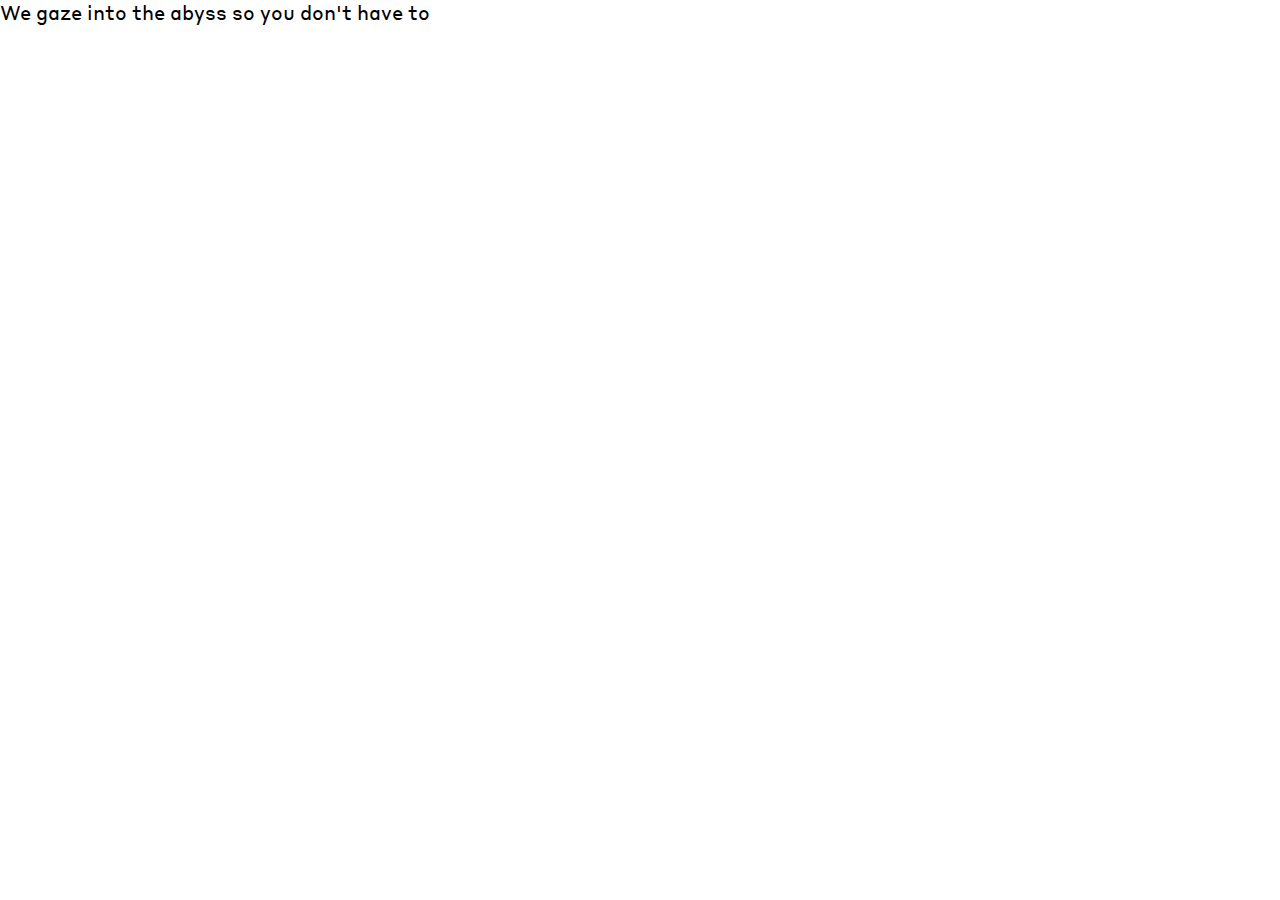
<file: index.html>
<!DOCTYPE html>
<html lang="en">
<head>
	<meta charset="utf-8">
	<title>Third Wave</title>
	<meta name="viewport" content="width=device-width, initial-scale=1">
	<meta name="description" content="Third Wave">
	<meta name="robots" content="all">

	<!-- Stylesheet -->
	<link rel="stylesheet" href="assets/css/normalize.css">
	<link rel="stylesheet" href="assets/css/style.css">

</head>
<body>
	<main>
		We gaze into the abyss so you don't have to
	</main>
</body>
</html>
</file>
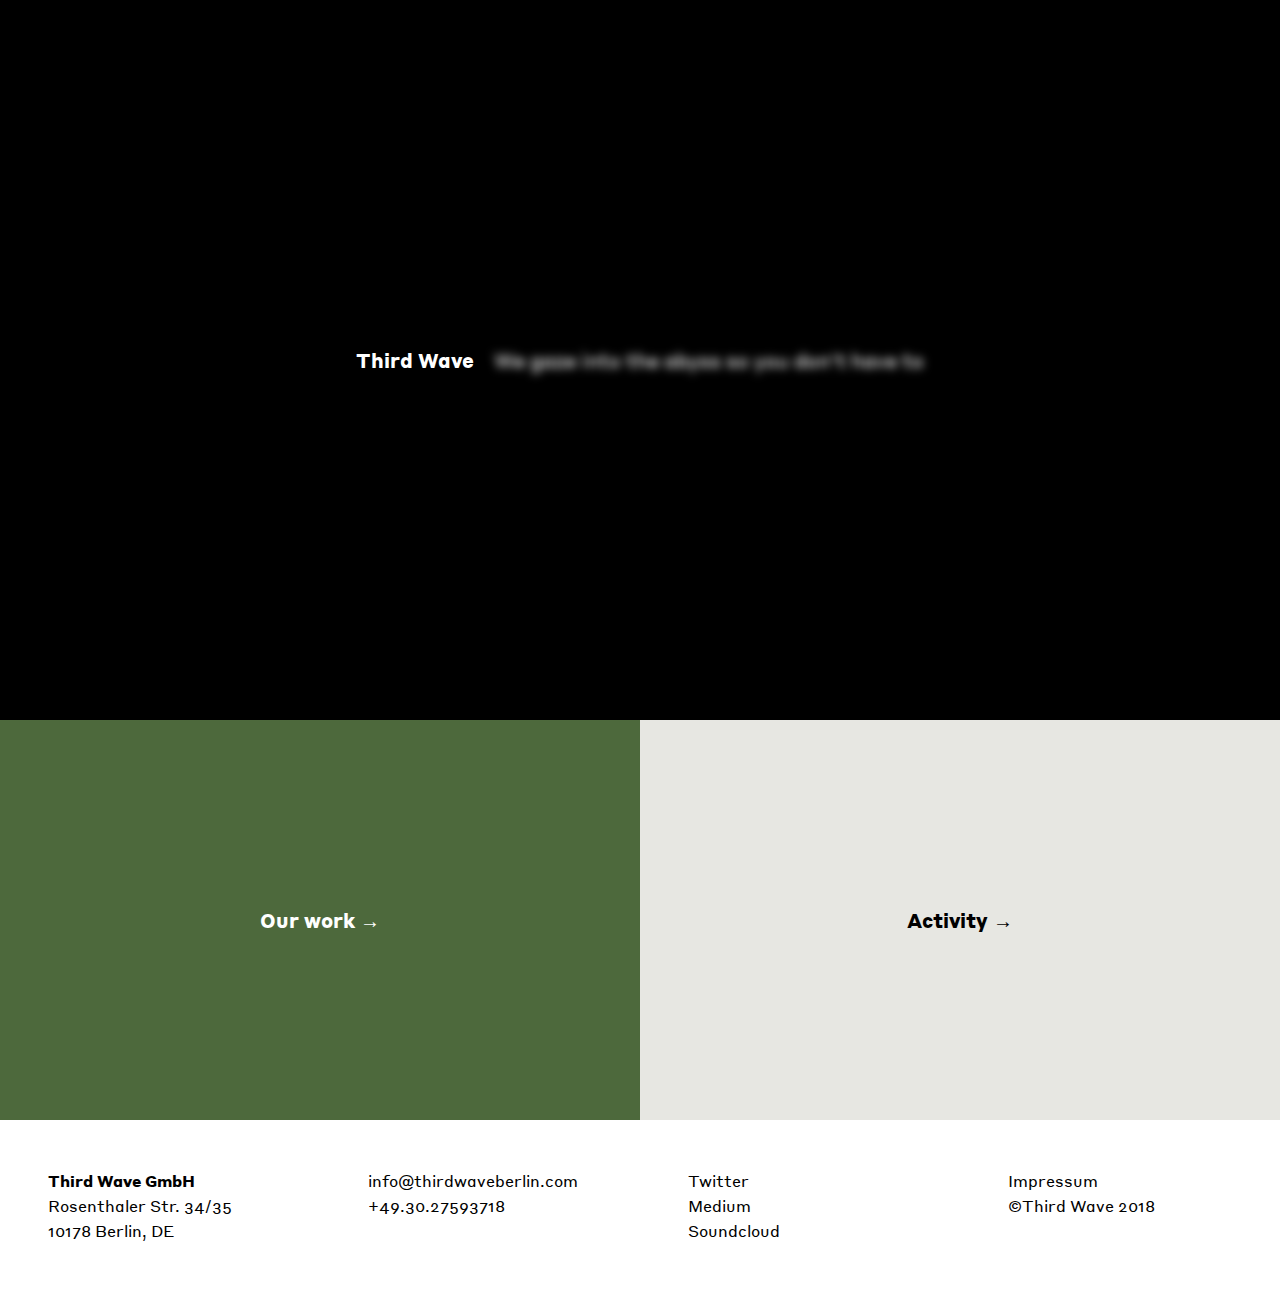
<file: _archive/01/index.html>
<!DOCTYPE html>
<html lang="en">
<head>
	<meta charset="utf-8">
	<meta name="viewport" content="width=device-width, initial-scale=1">
	<meta name="robots" content="all">

	<title>Third Wave</title>
	<meta name="description" content="Third Wave">

	<link rel="stylesheet" href="assets/css/normalize.css">
	<link rel="stylesheet" href="assets/css/style.css">
</head>
<body>

	<!-- <div class="flex-grid">
		<div class="col black space-logo">
			<img src="assets/images/tw-dots-w.svg">
		</div>
	</div> -->

	<header class="hero">
		<h1>Third Wave</h1><div class="look-closer">We gaze into the abyss so you don't have to</div>
	</header>

	<main class="flex-grid">
		<div class="col-2 box green light-text">
			<h3><a href="work-2.html">Our work</a></h3>
		</div>
		<div class="col-2 box grey-2">
			<h3><a href="activity.html">Activity</a></h3>
		</div>
	</main>

	<footer class="flex-grid">
		<div class="col">
			<p>
				<b>Third Wave GmbH</b><br>
				Rosenthaler Str. 34/35<br>
				10178 Berlin, DE<br>
			</p>
		</div>
		<div class="col">
			<p>
				info@thirdwaveberlin.com<br>
				+49.30.27593718
			</p>
		</div>
		<div class="col">
			<p>
				Twitter<br>
				Medium<br>
				Soundcloud
			</p>
		</div>
		<div class="col">
			<p>
				Impressum<br>
				&copy;Third Wave 2018
			</p>
		</div>
	</footer>
</body>
</html>
</file>
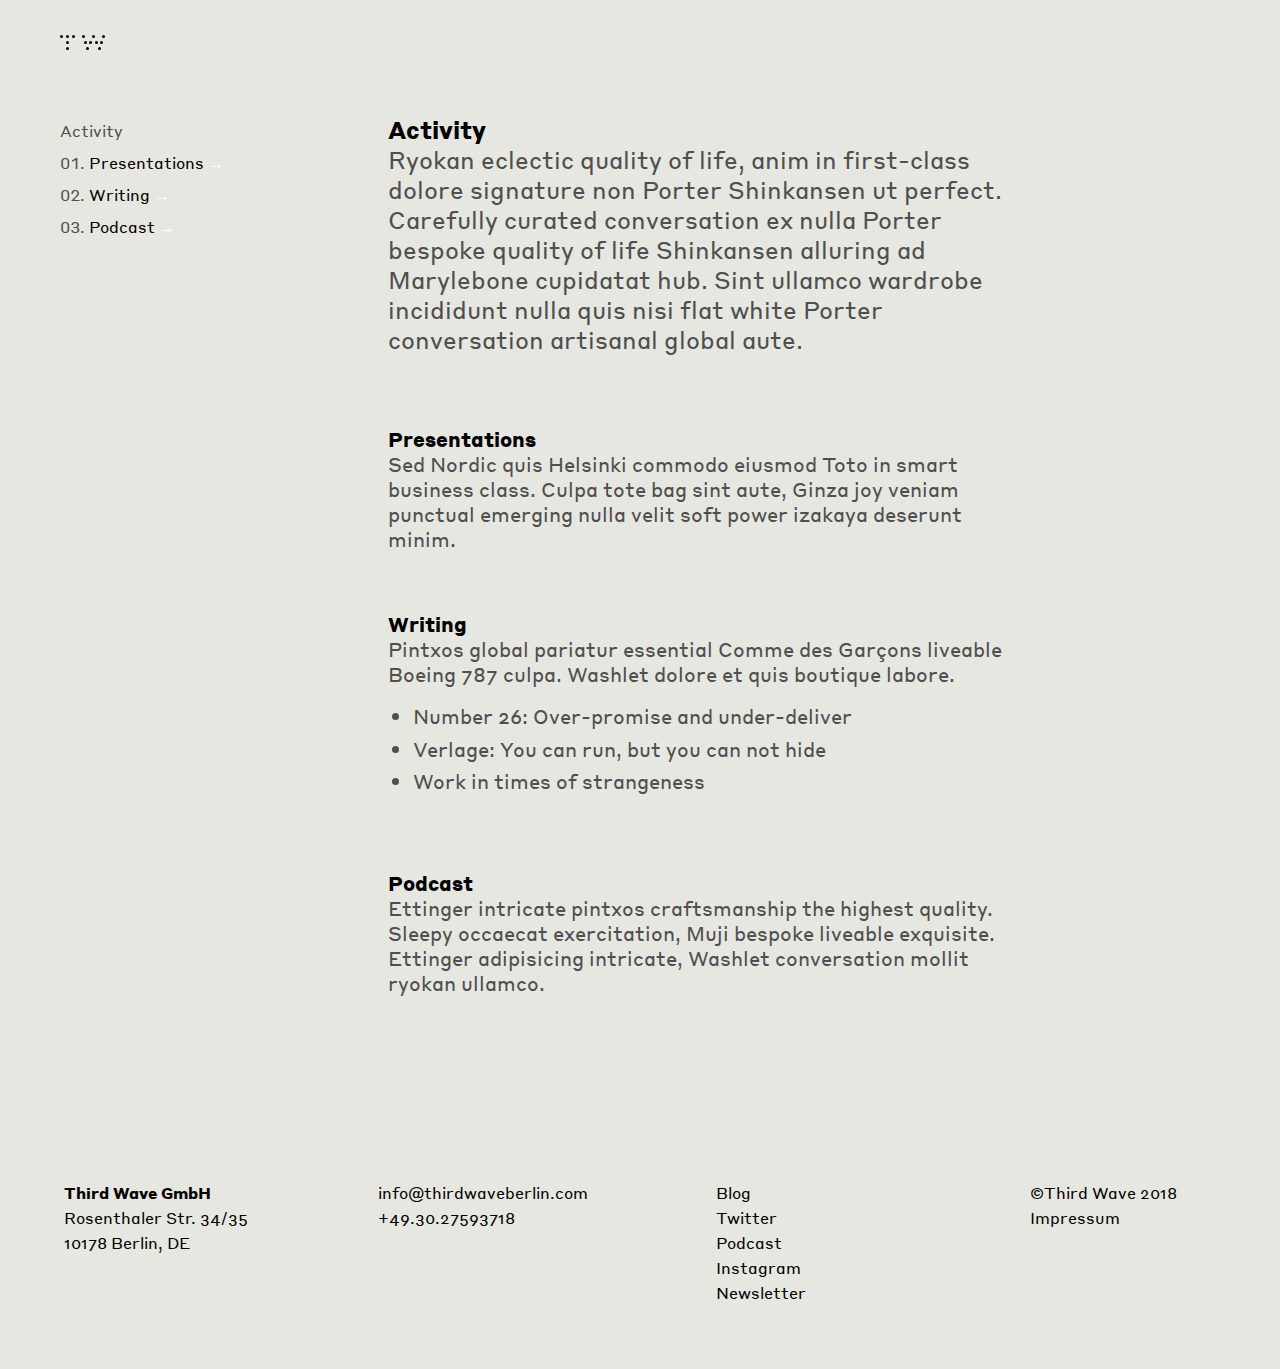
<file: activity.html>
<!DOCTYPE html>
<html lang="en">
<head>
	<meta charset="utf-8">
	<meta name="viewport" content="width=device-width, initial-scale=1">
	<meta name="robots" content="all">

	<title>Third Wave</title>
	<meta name="description" content="Third Wave">

	<link rel="stylesheet" href="assets/css/normalize.css">
	<link rel="stylesheet" href="assets/css/style.css">
</head>
<body class="grey-2">
	<div class="flex-grid">
	<div class="col space-logo"><a href="index.html"><img src="assets/images/tw-dots-b.svg"></a></div>
	</div>

	<div class="flex-grid">
		<div class="col space">

			<ol class="small-list">
				Activity
				<li><a href="#presentations">Presentations</a></li>
				<li><a href="#writing">Writing</a></li>
				<li><a href="#podcast">Podcast</a></li>
			</ol>

		</div>

		<div class="col-3 space item-list">
			<div class="item large" id="our-work">
				<h3>Activity</h3>
				<p>Ryokan eclectic quality of life, anim in first-class dolore signature non Porter Shinkansen ut perfect. Carefully curated conversation ex nulla Porter bespoke quality of life Shinkansen alluring ad Marylebone cupidatat hub. Sint ullamco wardrobe incididunt nulla quis nisi flat white Porter conversation artisanal global aute.</p>
			</div>
			<div class="item" id="presentations">
				<h3>Presentations</h3>
				<p>Sed Nordic quis Helsinki commodo eiusmod Toto in smart business class. Culpa tote bag sint aute, Ginza joy veniam punctual emerging nulla velit soft power izakaya deserunt minim.</p>
			</div>
			<div class="item" id="writing">
				<h3>Writing</h3>
				<p>Pintxos global pariatur essential Comme des Garçons liveable Boeing 787 culpa. Washlet dolore et quis boutique labore.</p>
				<ul>
					<li>Number 26: Over-promise and under-deliver</li>
					<li>Verlage: You can run, but you can not hide</li>
					<li>Work in times of strangeness</li>
				</ul>
			</div>
			<div class="item" id="podcast">
				<h3>Podcast</h3>
				<p>Ettinger intricate pintxos craftsmanship the highest quality. Sleepy occaecat exercitation, Muji bespoke liveable exquisite. Ettinger adipisicing intricate, Washlet conversation mollit ryokan ullamco.</p>

			</div>
		</div>
		<div class="col"></div>
	</div>

	<footer class="flex-grid">
		<div class="col">
			<p>
				<b>Third Wave GmbH</b><br>
				Rosenthaler Str. 34/35<br>
				10178 Berlin, DE<br>
			</p>
		</div>
		<div class="col">
			<p>
				info@thirdwaveberlin.com<br>
				+49.30.27593718
			</p>
		</div>
		<div class="col">
			<p>
				<a href="https://medium.thirdwaveberlin.com/">Blog</a><br>
				<a href="https://twitter.com/thirdwaveberlin">Twitter</a><br>
				<a href="https://soundcloud.com/thirdwaveberlin">Podcast</a><br>
				<a href="https://www.instagram.com/thirdwaveberlin/">Instagram</a><br>
				<a href="https://thirdwaveberlin.us2.list-manage.com/subscribe/post?u=52da1ea102683f0743f0d264d&id=f8fcfb926c">Newsletter</a>
			</p>
		</div>
		<div class="col">
			<p>
				&copy;Third Wave 2018<br>
				<a href="impressum.html">Impressum</a>
			</p>
		</div>
	</footer>
</body>
</html>
</file>
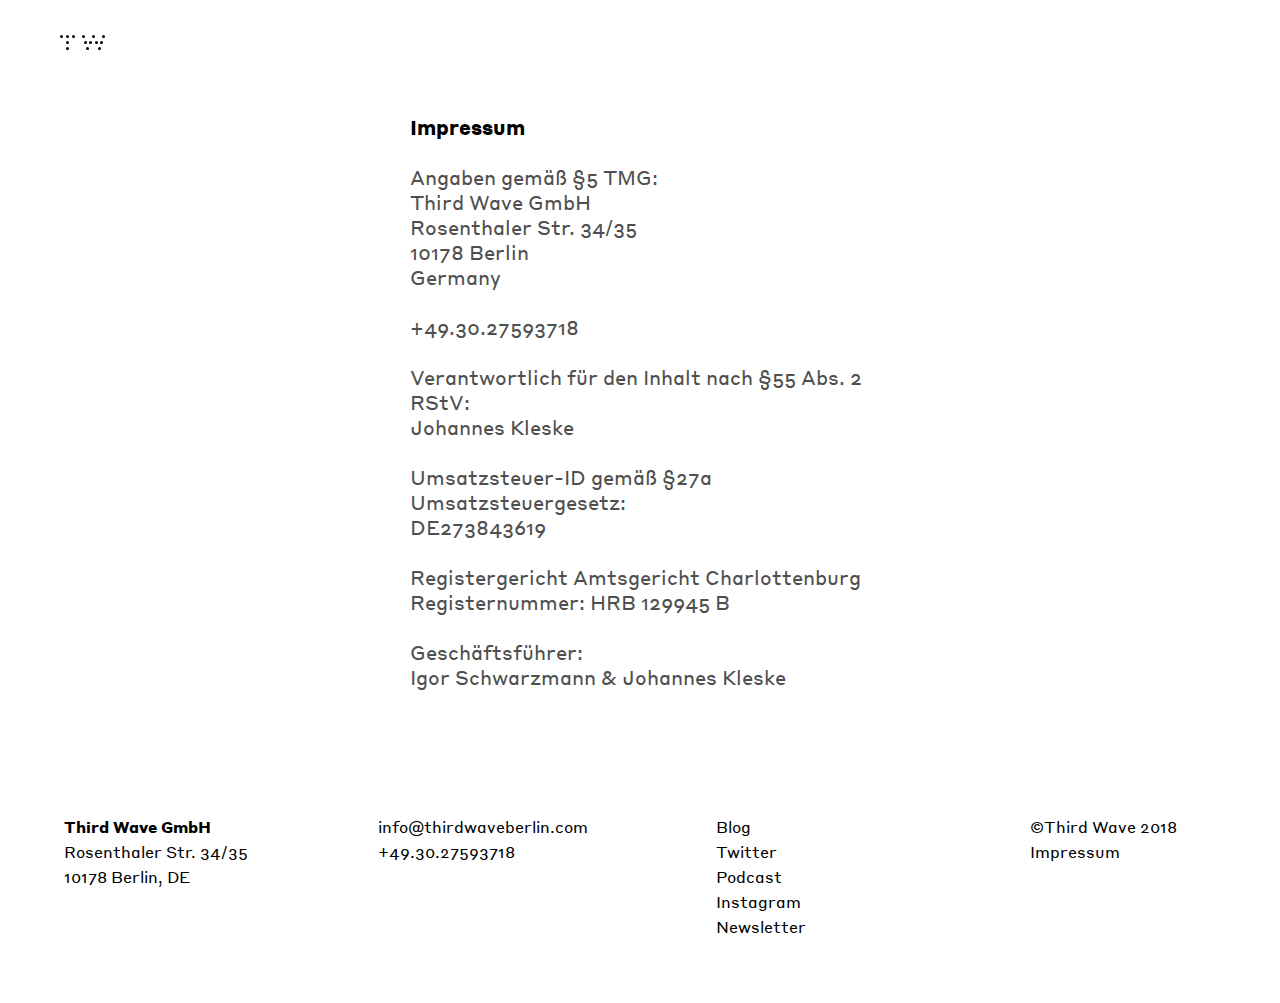
<file: impressum.html>
<!DOCTYPE html>
<html lang="en">
<head>
	<meta charset="utf-8">
	<meta name="viewport" content="width=device-width, initial-scale=1">
	<meta name="robots" content="all">

	<title>Third Wave</title>
	<meta name="description" content="Third Wave">

	<link rel="stylesheet" href="assets/css/normalize.css">
	<link rel="stylesheet" href="assets/css/style.css">
</head>
<body>
	<div class="flex-grid">
	<div class="col white space-logo"><a href="index.html"><img src="assets/images/tw-dots-b.svg"></a></div>
	</div>

	<div class="flex-grid">
		<div class="col space"></div>
		
		<div class="col-2 space">
			<h3>Impressum</h3><br>
			<p>Angaben gemäß §5 TMG:<br>
				Third Wave GmbH<br>
				Rosenthaler Str. 34/35<br>
				10178 Berlin<br>
				Germany<br><br>
				+49.30.27593718<br><br>
				Verantwortlich für den Inhalt nach §55 Abs. 2 RStV:<br>
				Johannes Kleske<br><br>
				Umsatzsteuer-ID gemäß §27a Umsatzsteuergesetz:<br>
				DE273843619<br><br>
				Registergericht Amtsgericht Charlottenburg<br>
				Registernummer: HRB 129945 B<br><br>
				Geschäftsführer:<br>
				Igor Schwarzmann &amp; Johannes Kleske
			</p>
		</div>

		<div class="col space"></div>
	</div>

	<footer class="flex-grid">
		<div class="col">
			<p>
				<b>Third Wave GmbH</b><br>
				Rosenthaler Str. 34/35<br>
				10178 Berlin, DE<br>
			</p>
		</div>
		<div class="col">
			<p>
				info@thirdwaveberlin.com<br>
				+49.30.27593718
			</p>
		</div>
		<div class="col">
			<p>
				<a href="https://medium.thirdwaveberlin.com/">Blog</a><br>
				<a href="https://twitter.com/thirdwaveberlin">Twitter</a><br>
				<a href="https://soundcloud.com/thirdwaveberlin">Podcast</a><br>
				<a href="https://www.instagram.com/thirdwaveberlin/">Instagram</a><br>
				<a href="https://thirdwaveberlin.us2.list-manage.com/subscribe/post?u=52da1ea102683f0743f0d264d&id=f8fcfb926c">Newsletter</a>
			</p>
		</div>
		<div class="col">
			<p>
				&copy;Third Wave 2018<br>
				<a href="impressum.html">Impressum</a>
			</p>
		</div>
	</footer>
</body>
</html>
</file>
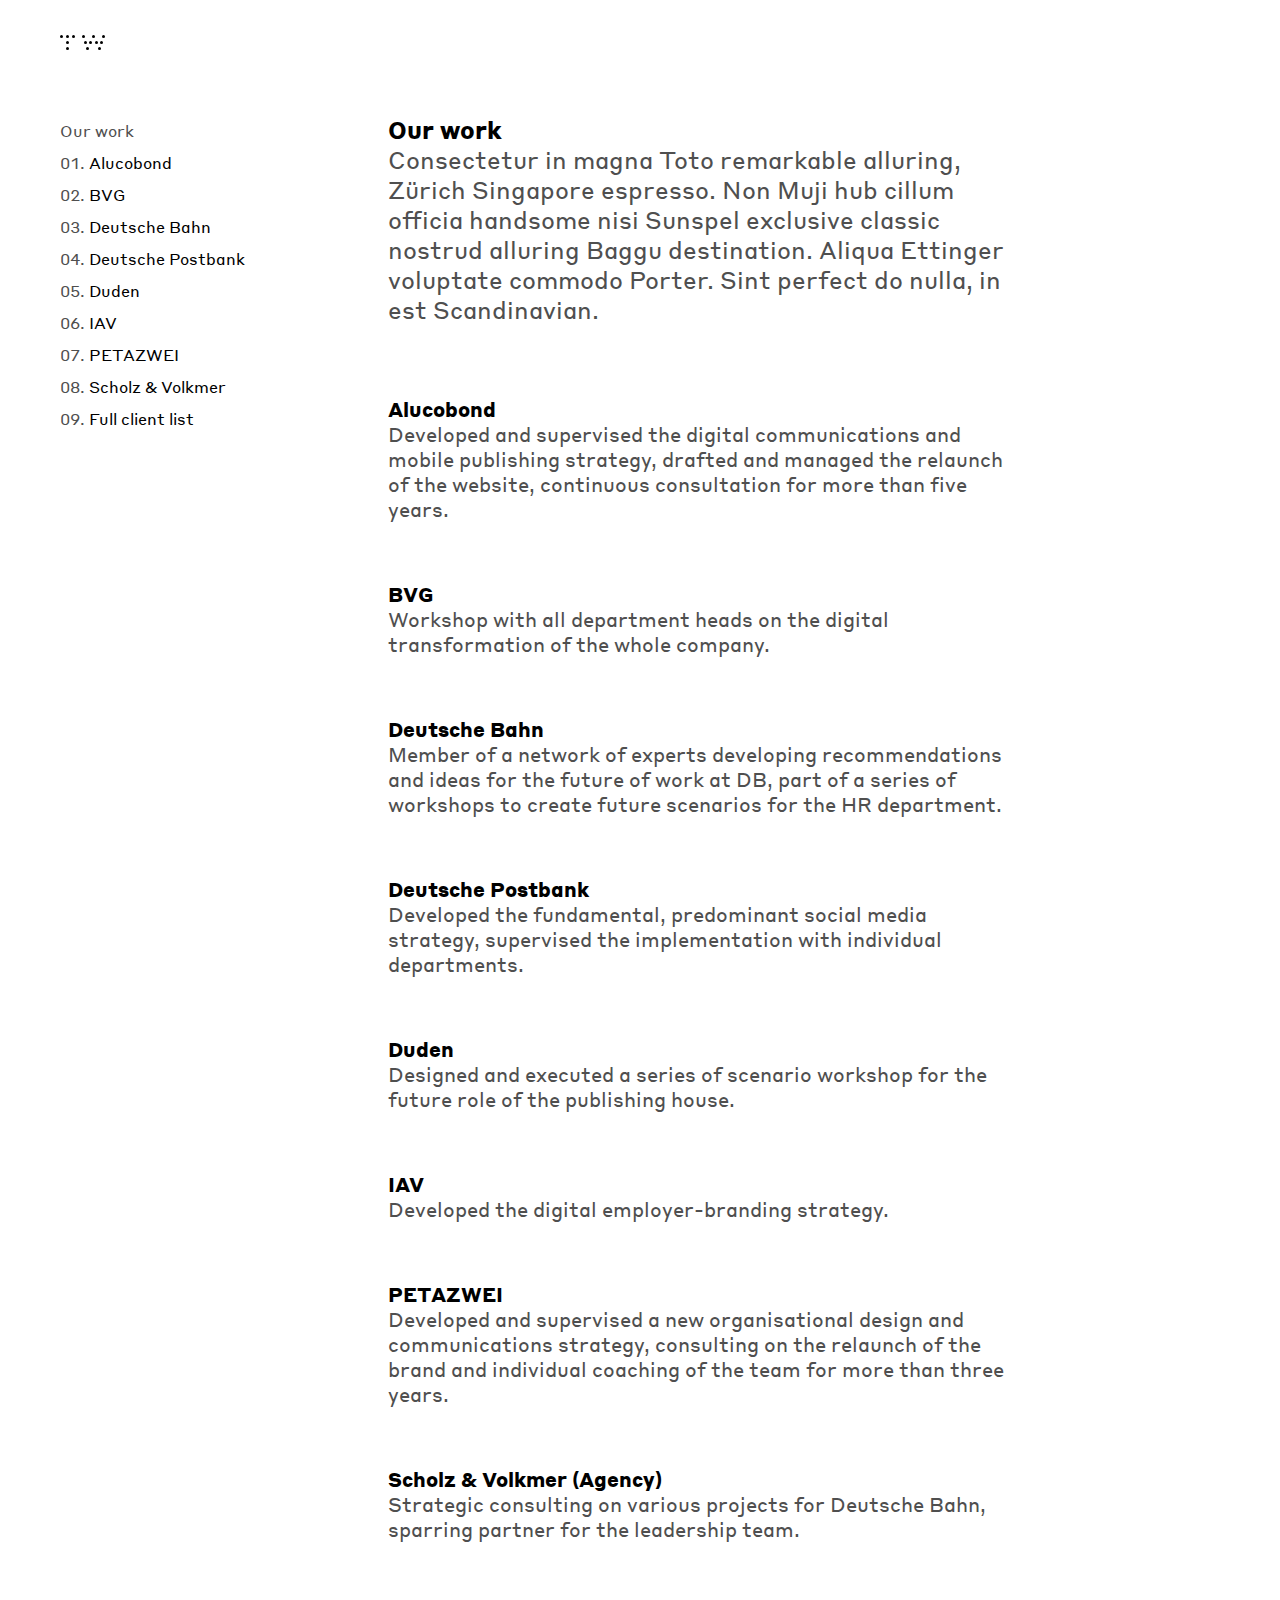
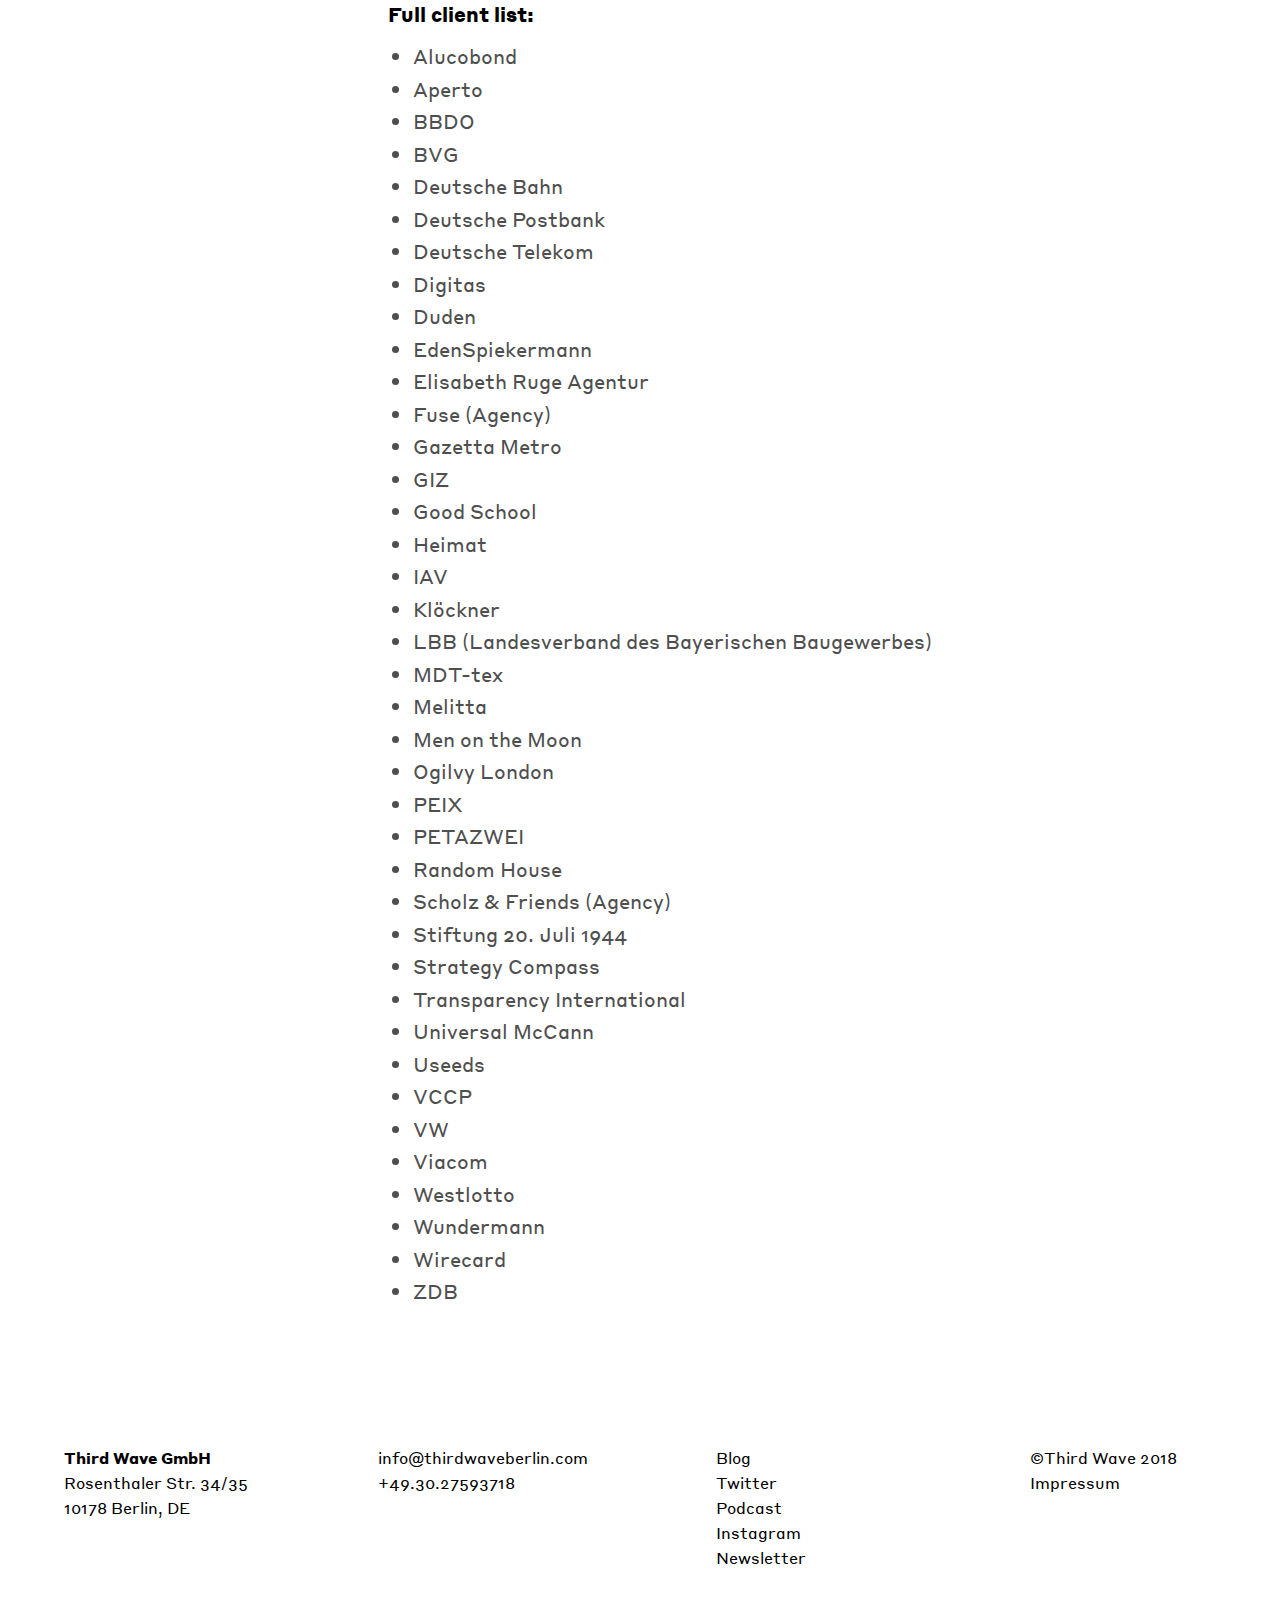
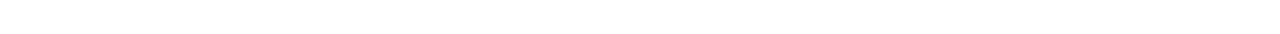
<file: work.html>
<!DOCTYPE html>
<html lang="en">
<head>
	<meta charset="utf-8">
	<meta name="viewport" content="width=device-width, initial-scale=1">
	<meta name="robots" content="all">

	<title>Third Wave</title>
	<meta name="description" content="Third Wave">

	<link rel="stylesheet" href="assets/css/normalize.css">
	<link rel="stylesheet" href="assets/css/style.css">
</head>
<body>
	<div class="flex-grid">
	<div class="col white space-logo"><a href="index.html"><img src="assets/images/tw-dots-b.svg"></a></div>
	</div>

	<div class="flex-grid">
		<div class="col space">

			<ol class="small-list">
				Our work
				<li><a href="#alucobond">Alucobond</a></li>
				<li><a href="#bvg">BVG</a></li>
				<li><a href="#deutsche-bahn">Deutsche Bahn</a></li>
				<li><a href="#deutsche-postbank">Deutsche Postbank</a></li>
				<li><a href="#duden">Duden</a></li>
				<li><a href="#iav">IAV</a></li>
				<li><a href="#petazwei">PETAZWEI</a></li>
				<li><a href="#scholz-volkmer">Scholz &amp; Volkmer</a></li>
				<li><a href="#full-client-list">Full client list</a></li>
			</ol>

		</div>

		<div class="col-3 space item-list">
			<div class="item large" id="our-work">
				<h3>Our work</h3>
				<p>Consectetur in magna Toto remarkable alluring, Zürich Singapore espresso. Non Muji hub cillum officia handsome nisi Sunspel exclusive classic nostrud alluring Baggu destination. Aliqua Ettinger voluptate commodo Porter. Sint perfect do nulla, in est Scandinavian.</p>
			</div>
			<div class="item" id="alucobond">
				<h3>Alucobond</h3>
				<p>Developed and supervised the digital communications and mobile publishing strategy, drafted and managed the relaunch of the website, continuous consultation for more than five years.</p>
			</div>
			<div class="item" id="bvg">
				<h3>BVG</h3>
				<p>Workshop with all department heads on the digital transformation of the whole company.</p>
			</div>
			<div class="item" id="deutsche-bahn">
				<h3>Deutsche Bahn</h3>
				<p>Member of a network of experts developing recommendations and ideas for the future of work at DB, part of a series of workshops to create future scenarios for the HR department.</p>
			</div>
			<div class="item" id="deutsche-postbank">
				<h3>Deutsche Postbank</h3>
				<p>Developed the fundamental, predominant social media strategy, supervised the implementation with individual departments.</p>
			</div>
			<div class="item" id="duden">
				<h3>Duden</h3>
				<p>Designed and executed a series of scenario workshop for the future role of the publishing house.</p>
			</div>
			<div class="item" id="iav">
				<h3>IAV</h3>
				<p>Developed the digital employer-branding strategy.</p>
			</div>
			<div class="item" id="petazwei">
				<h3>PETAZWEI</h3>
				<p>Developed and supervised a new organisational design and communications strategy, consulting on the relaunch of the brand and individual coaching of the team for more than three years.</p>
			</div>
			<div class="item" scholz-volkmer>
				<h3>Scholz &amp; Volkmer (Agency)</h3>
				<p>Strategic consulting on various projects for Deutsche Bahn, sparring partner for the leadership team.</p>
			</div>
			<h3 id="full-client-list">Full client list:</h3>
			<ul>
				<li>Alucobond</li>
				<li>Aperto</li>
				<li>BBDO</li>
				<li>BVG</li>
				<li>Deutsche Bahn</li>
				<li>Deutsche Postbank</li>
				<li>Deutsche Telekom</li>
				<li>Digitas</li>
				<li>Duden</li>
				<li>EdenSpiekermann</li>
				<li>Elisabeth Ruge Agentur</li>
				<li>Fuse (Agency)</li>
				<li>Gazetta Metro</li>
				<li>GIZ</li>
				<li>Good School</li>
				<li>Heimat</li>
				<li>IAV</li>
				<li>Klöckner</li>
				<li>LBB (Landesverband des Bayerischen Baugewerbes)</li>
				<li>MDT-tex</li>
				<li>Melitta</li>
				<li>Men on the Moon</li>
				<li>Ogilvy London</li>
				<li>PEIX</li>
				<li>PETAZWEI</li>
				<li>Random House</li>
				<li>Scholz &amp; Friends (Agency)</li>
				<li>Stiftung 20. Juli 1944</li>
				<li>Strategy Compass</li>
				<li>Transparency International</li>
				<li>Universal McCann</li>
				<li>Useeds</li>
				<li>VCCP</li>
				<li>VW</li>
				<li>Viacom</li>
				<li>Westlotto</li>
				<li>Wundermann</li>
				<li>Wirecard</li>
				<li>ZDB</li>
			</ul>
		</div>
		<div class="col"></div>
	</div>

	<footer class="flex-grid">
		<div class="col">
			<p>
				<b>Third Wave GmbH</b><br>
				Rosenthaler Str. 34/35<br>
				10178 Berlin, DE<br>
			</p>
		</div>
		<div class="col">
			<p>
				info@thirdwaveberlin.com<br>
				+49.30.27593718
			</p>
		</div>
		<div class="col">
			<p>
				<a href="https://medium.thirdwaveberlin.com/">Blog</a><br>
				<a href="https://twitter.com/thirdwaveberlin">Twitter</a><br>
				<a href="https://soundcloud.com/thirdwaveberlin">Podcast</a><br>
				<a href="https://www.instagram.com/thirdwaveberlin/">Instagram</a><br>
				<a href="https://thirdwaveberlin.us2.list-manage.com/subscribe/post?u=52da1ea102683f0743f0d264d&id=f8fcfb926c">Newsletter</a>
			</p>
		</div>
		<div class="col">
			<p>
				&copy;Third Wave 2018<br>
				<a href="impressum.html">Impressum</a>
			</p>
		</div>
	</footer>
</body>
</html>
</file>
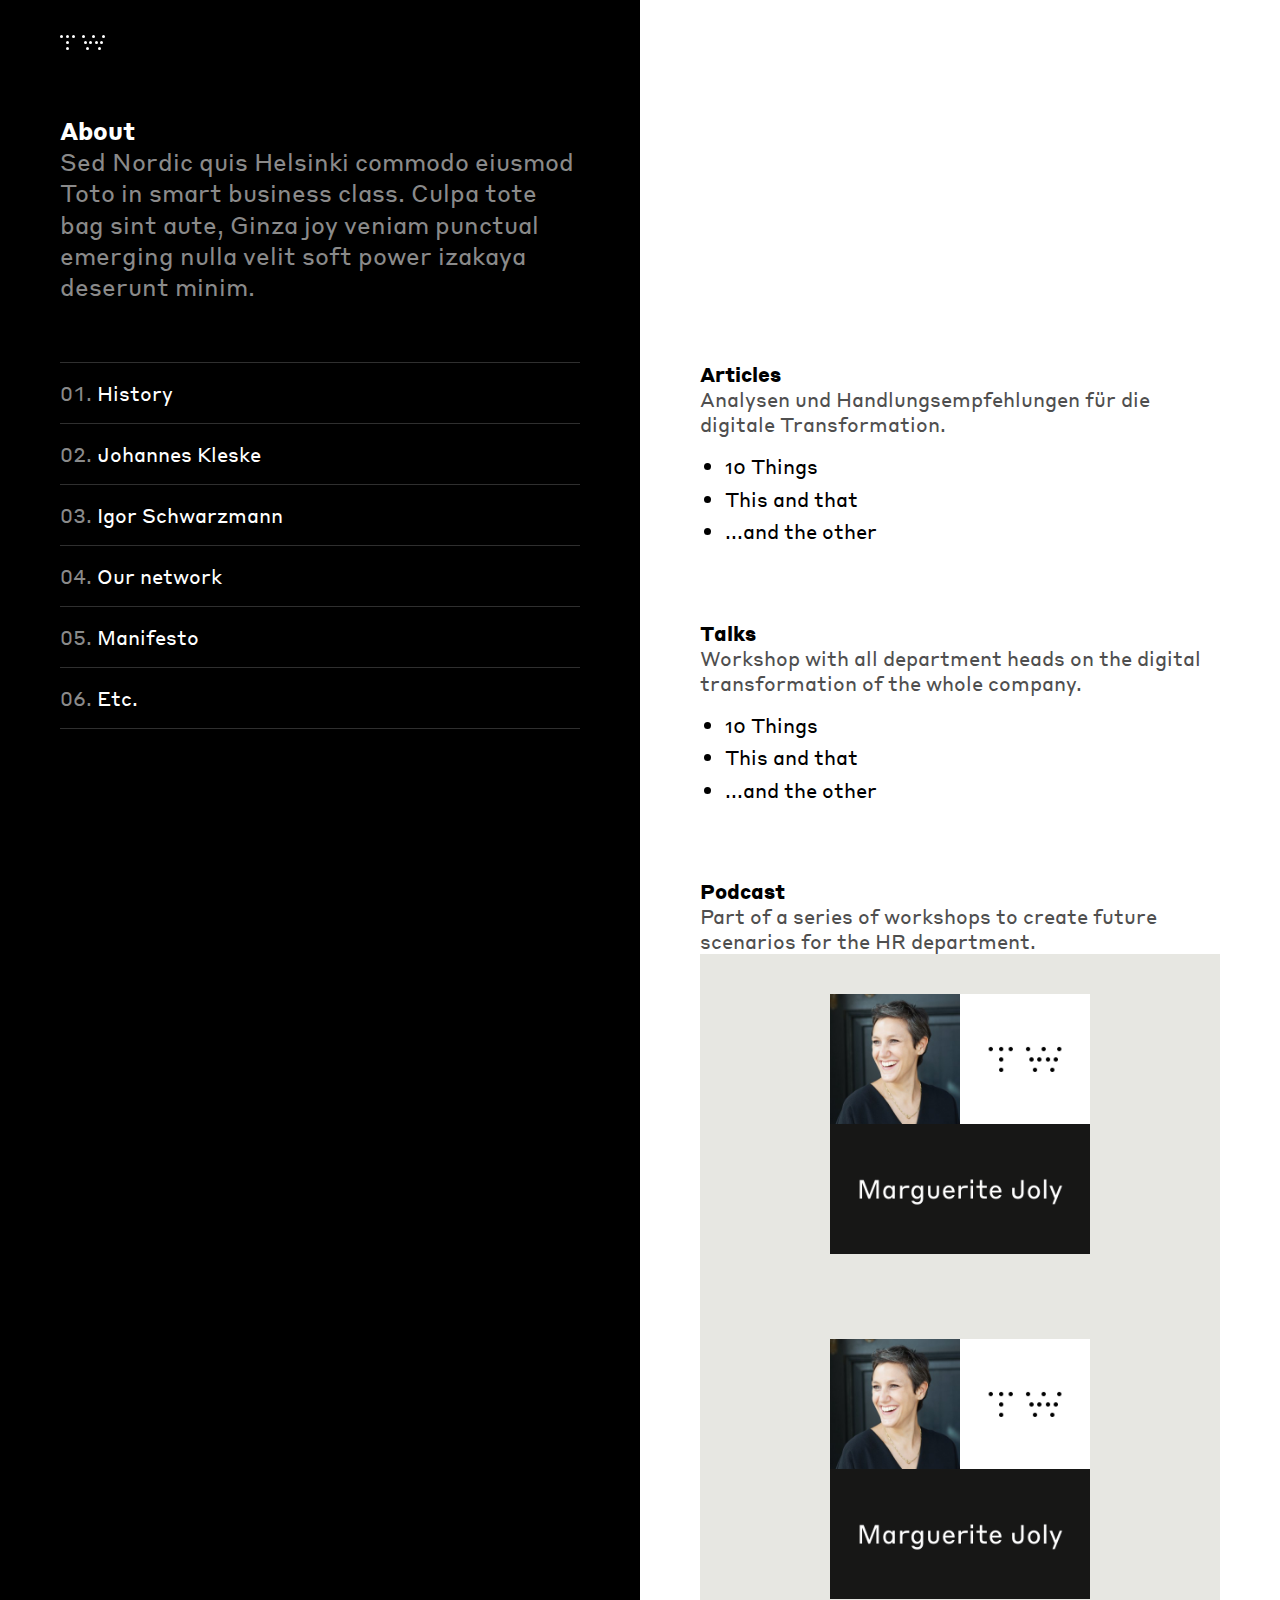
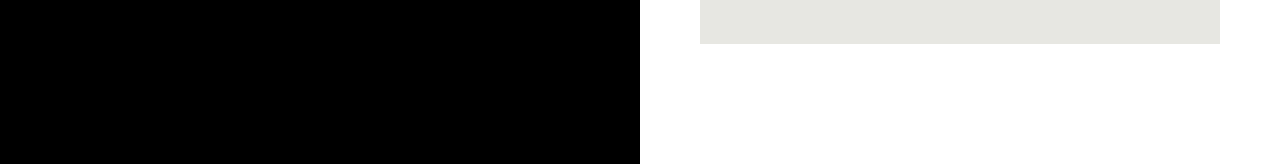
<file: _archive/01/about.html>
<!DOCTYPE html>
<html lang="en">
<head>
	<meta charset="utf-8">
	<meta name="viewport" content="width=device-width, initial-scale=1">
	<meta name="robots" content="all">

	<title>Third Wave</title>
	<meta name="description" content="Third Wave">

	<link rel="stylesheet" href="assets/css/normalize.css">
	<link rel="stylesheet" href="assets/css/style.css">
</head>
<body>
	<div class="flex-grid">
		<div class="col black space-logo">
			<a href="index.html"><img src="assets/images/tw-dots-w.svg"></a>
		</div>
		<div class="col white space-logo"></div>
	</div>

	<div class="flex-grid">
		<div class="col-2 black light-text space-intro toc">
			<h3>About</h3>
			<p>Sed Nordic quis Helsinki commodo eiusmod Toto in smart business class. Culpa tote bag sint aute, Ginza joy veniam punctual emerging nulla velit soft power izakaya deserunt minim.</p>
		</div>
		<div class="col-2 space-intro"></div>
	</div>

	<div class="flex-grid">
		<div class="col-2 black light-text space toc">
			<ol class="toc">
				<li><a href="#">History</a></li>
				<li><a href="#">Johannes Kleske</a></li>
				<li><a href="#">Igor Schwarzmann</a></li>
				<li><a href="#">Our network</a></li>
				<li><a href="#">Manifesto</a></li>
				<li><a href="#">Etc.</a></li>
			</ol>
		</div>
			
		<div class="col-2 space">
			<div class="item">
				<h3>Articles</h3>
				<p>Analysen und Handlungsempfehlungen für die digitale Transformation.</p>
				<ul>
					<li><a href="#">10 Things</a></li>
					<li><a href="#">This and that</a></li>
					<li><a href="">...and the other</a></li>
				</ul>
			</div>
			<div class="item">
				<h3>Talks</h3>
				<p>Workshop with all department heads on the digital transformation of the whole company.</p>
				<ul>
					<li><a href="#">10 Things</a></li>
					<li><a href="#">This and that</a></li>
					<li><a href="">...and the other</a></li>
				</ul>
			</div>
			<div class="item">
				<h3>Podcast</h3>
				<p>Part of a series of workshops to create future scenarios for the HR department.</p>
				<figure><img src="assets/images/mj-tw.png"></figure>
				<figure><img src="assets/images/mj-tw.png"></figure>
			</div>
		</div>
		</div>
	</div>
</body>
</html>
</file>
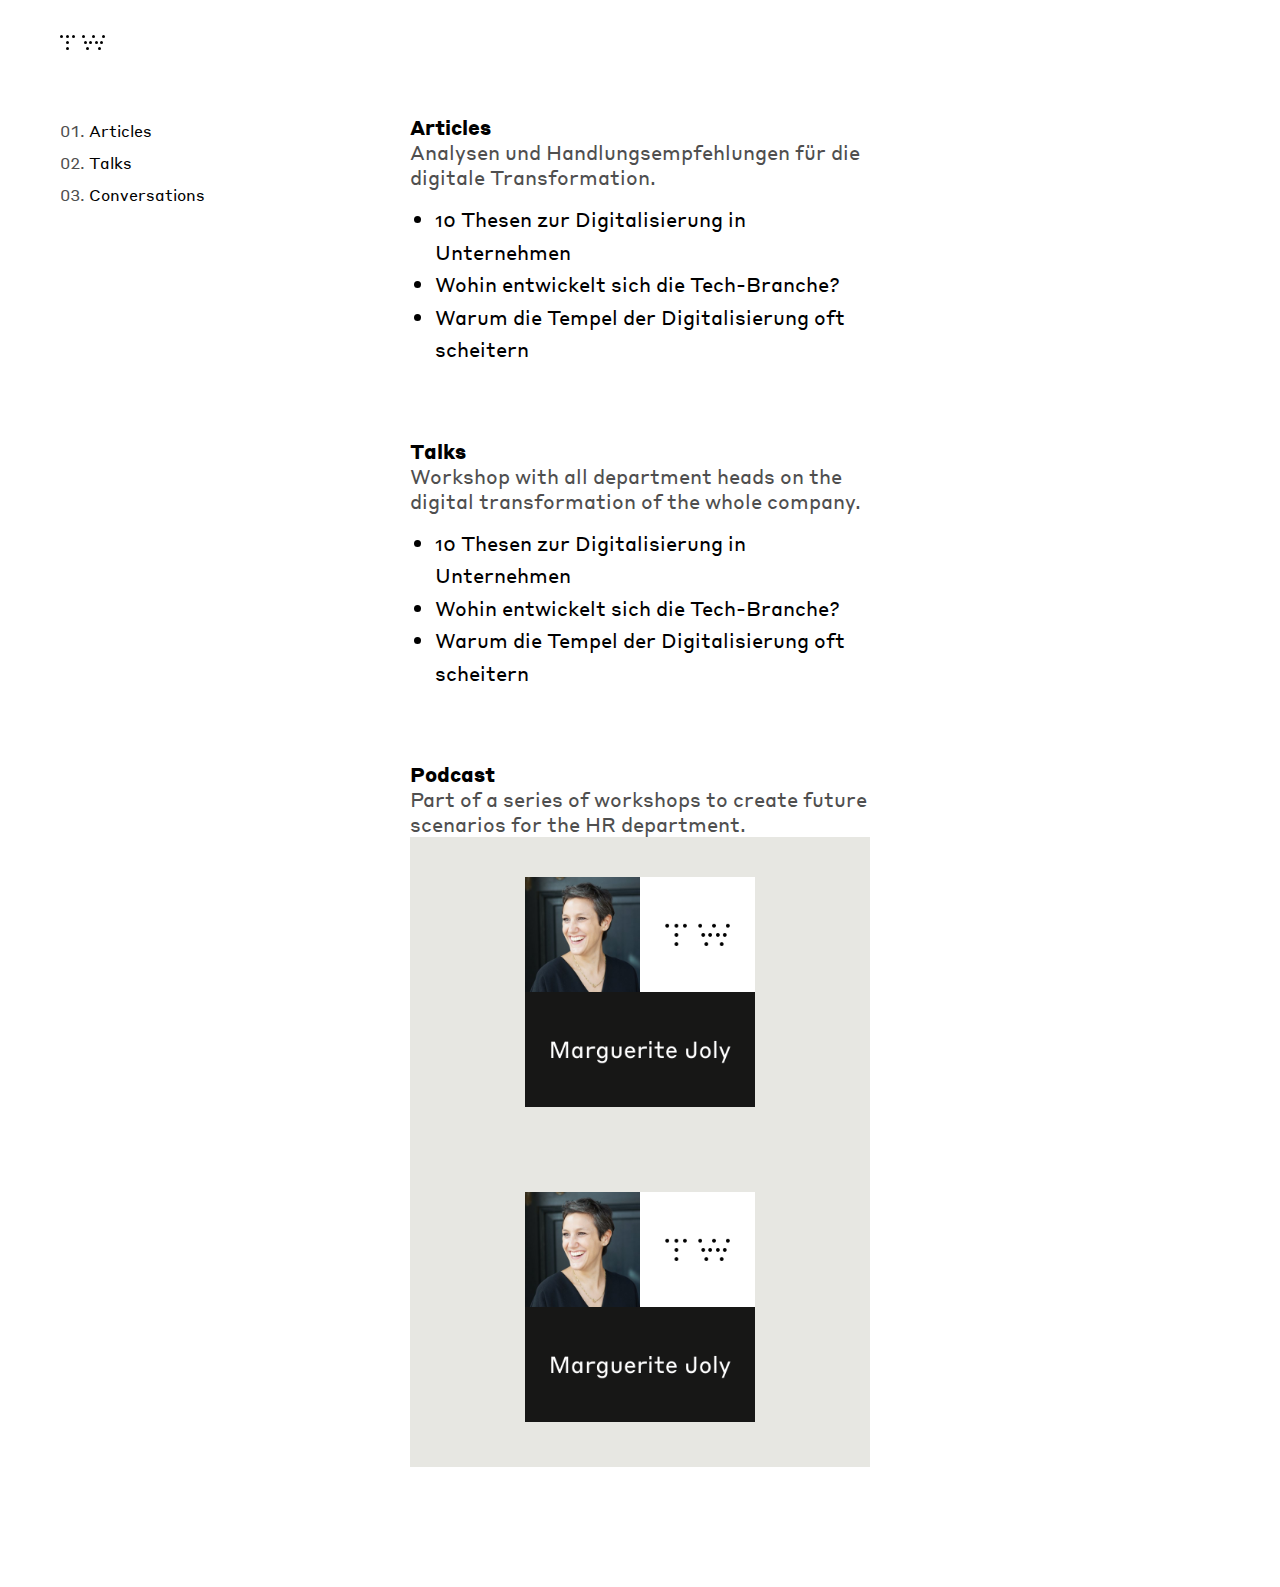
<file: _archive/01/activity.html>
<!DOCTYPE html>
<html lang="en">
<head>
	<meta charset="utf-8">
	<meta name="viewport" content="width=device-width, initial-scale=1">
	<meta name="robots" content="all">

	<title>Third Wave</title>
	<meta name="description" content="Third Wave">

	<link rel="stylesheet" href="assets/css/normalize.css">
	<link rel="stylesheet" href="assets/css/style.css">
</head>
<body>
	<div class="flex-grid">
		<div class="col white space-logo">
			<a href="index.html"><img src="assets/images/tw-dots-b.svg"></a>
		</div>
		<div class="col white space-logo"></div>
	</div>

	<div class="flex-grid">
		<div class="col space">
			<ol class="small-list">
				<li><a href="#">Articles</a></li>
				<li><a href="#">Talks</a></li>
				<li><a href="#">Conversations</a></li>
			</ol>
		</div>

		<div class="col-2 space activity">
			<div class="item">
				<h3>Articles</h3>
				<p>Analysen und Handlungsempfehlungen für die digitale Transformation.</p>
				<ul>
					<li><a href="#">10 Thesen zur Digitalisierung in Unternehmen</a></li>
					<li><a href="#">Wohin entwickelt sich die Tech-Branche?</a></li>
					<li><a href="">Warum die Tempel der Digitalisierung oft scheitern</a></li>
				</ul>
			</div>
			<div class="item">
				<h3>Talks</h3>
				<p>Workshop with all department heads on the digital transformation of the whole company.</p>
				<ul>
					<li><a href="#">10 Thesen zur Digitalisierung in Unternehmen</a></li>
					<li><a href="#">Wohin entwickelt sich die Tech-Branche?</a></li>
					<li><a href="">Warum die Tempel der Digitalisierung oft scheitern</a></li>
				</ul>
			</div>
			<div class="item">
				<h3>Podcast</h3>
				<p>Part of a series of workshops to create future scenarios for the HR department.</p>
				<figure><img src="assets/images/mj-tw.png"></figure>
				<figure><img src="assets/images/mj-tw.png"></figure>
			</div>
		</div>
		<div class="col space"></div>
	</div>
</body>
</html>
</file>
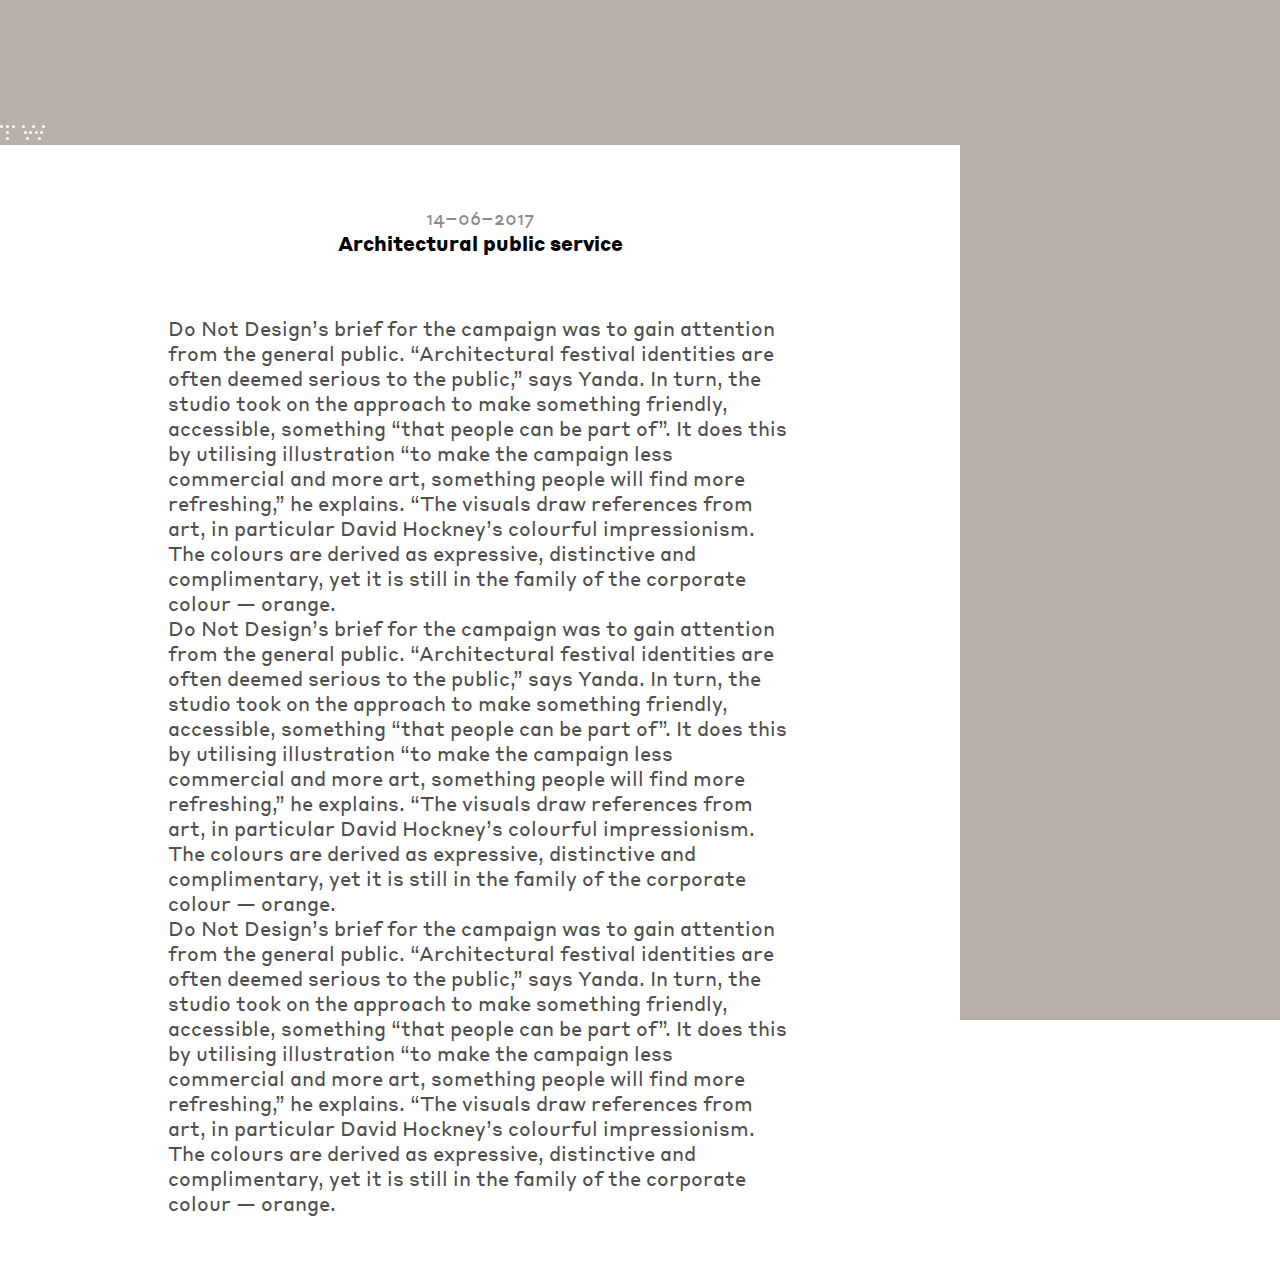
<file: _archive/01/article.html>
<!DOCTYPE html>
<html lang="en">
<head>
	<meta charset="utf-8">
	<meta name="viewport" content="width=device-width, initial-scale=1">
	<meta name="robots" content="all">

	<title>Third Wave</title>
	<meta name="description" content="Third Wave">

	<link rel="stylesheet" href="assets/css/normalize.css">
	<link rel="stylesheet" href="assets/css/style.css">
</head>
<body class="post">
	<nav class="logo">
		<a href="#"><img src="assets/images/tw-dots-w.svg"></a>
	</nav>
	<article class="sheet">
		<div class="column">
			<time>14–06–2017</time>
			<h3>Architectural public service</h3>
			<p>Do Not Design’s brief for the campaign was to gain attention from the general public. “Architectural festival identities are often deemed serious to the public,” says Yanda. In turn, the studio took on the approach to make something friendly, accessible, something “that people can be part of”. It does this by utilising illustration “to make the campaign less commercial and more art, something people will find more refreshing,” he explains. “The visuals draw references from art, in particular David Hockney’s colourful impressionism. The colours are derived as expressive, distinctive and complimentary, yet it is still in the family of the corporate colour — orange.</p>

			<p>Do Not Design’s brief for the campaign was to gain attention from the general public. “Architectural festival identities are often deemed serious to the public,” says Yanda. In turn, the studio took on the approach to make something friendly, accessible, something “that people can be part of”. It does this by utilising illustration “to make the campaign less commercial and more art, something people will find more refreshing,” he explains. “The visuals draw references from art, in particular David Hockney’s colourful impressionism. The colours are derived as expressive, distinctive and complimentary, yet it is still in the family of the corporate colour — orange.</p>

			<p>Do Not Design’s brief for the campaign was to gain attention from the general public. “Architectural festival identities are often deemed serious to the public,” says Yanda. In turn, the studio took on the approach to make something friendly, accessible, something “that people can be part of”. It does this by utilising illustration “to make the campaign less commercial and more art, something people will find more refreshing,” he explains. “The visuals draw references from art, in particular David Hockney’s colourful impressionism. The colours are derived as expressive, distinctive and complimentary, yet it is still in the family of the corporate colour — orange.</p>
		</div>
	</article>
</body>
</html>
</file>
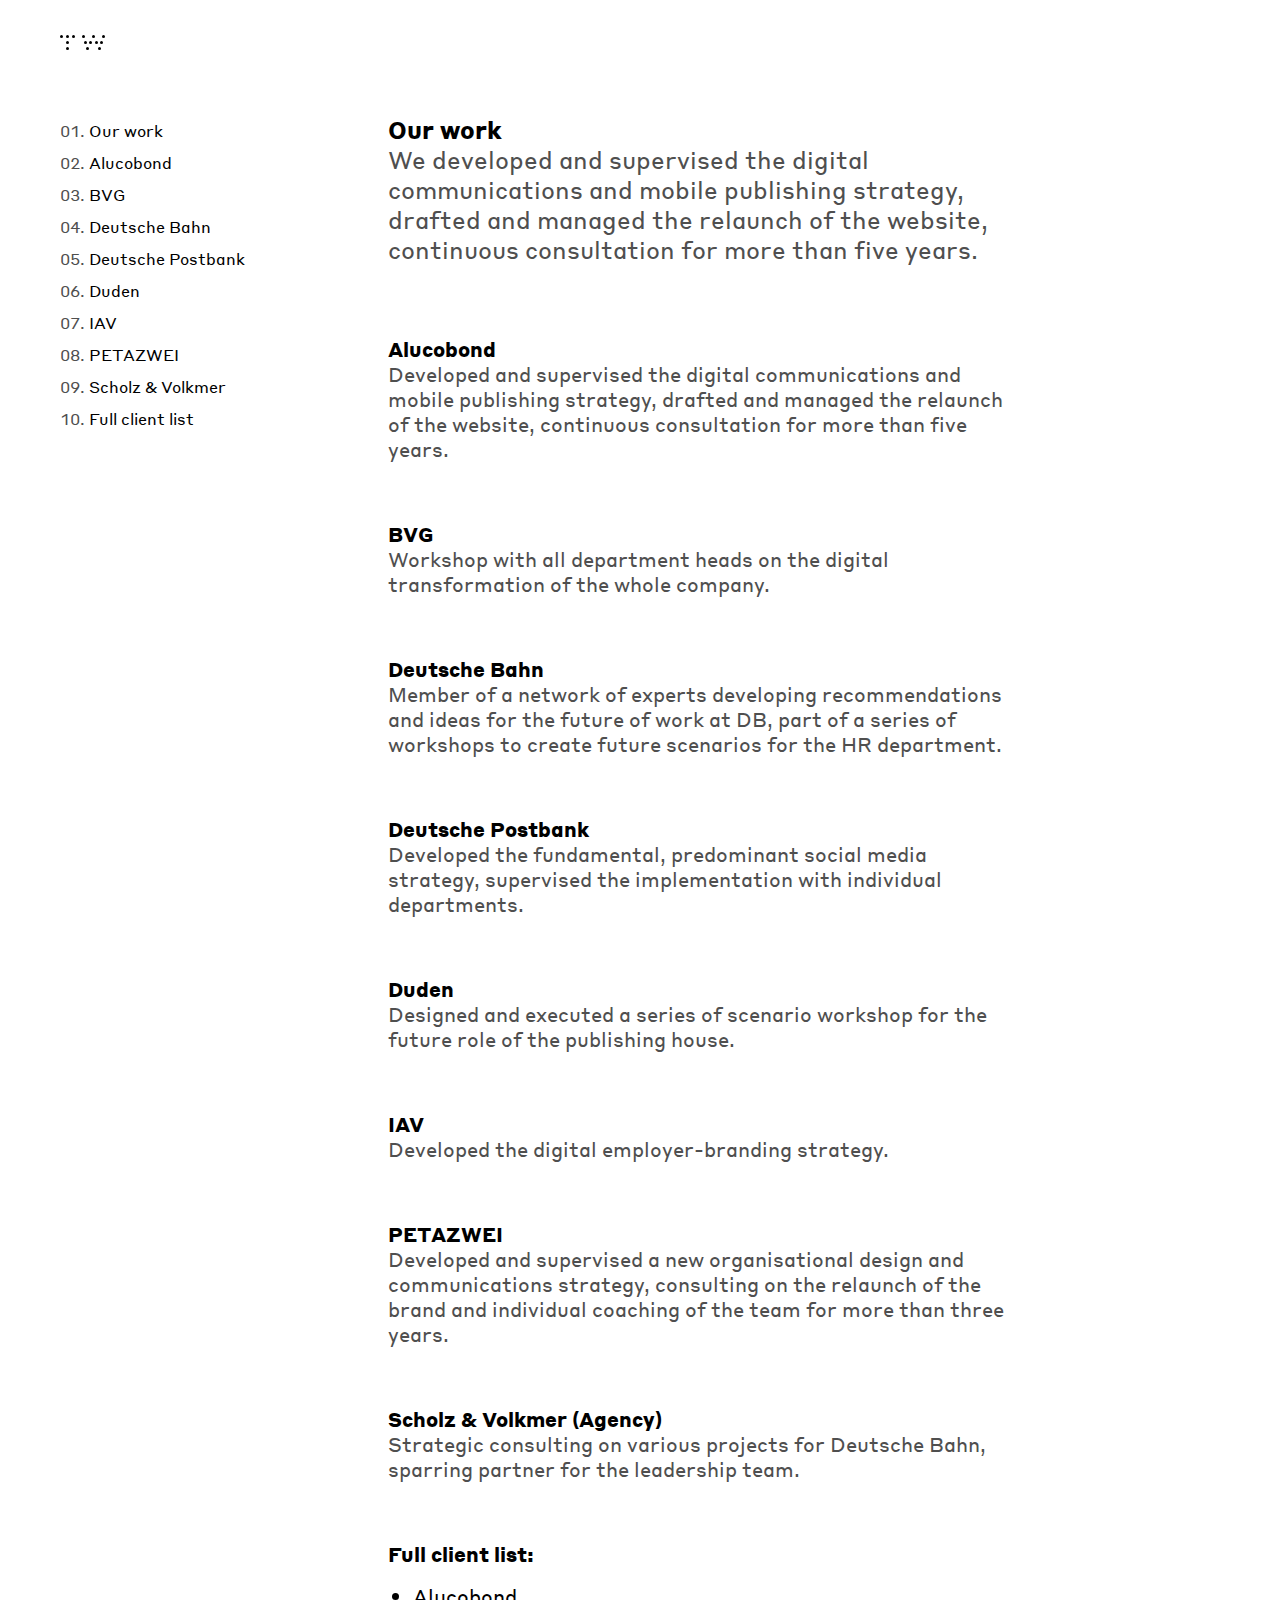
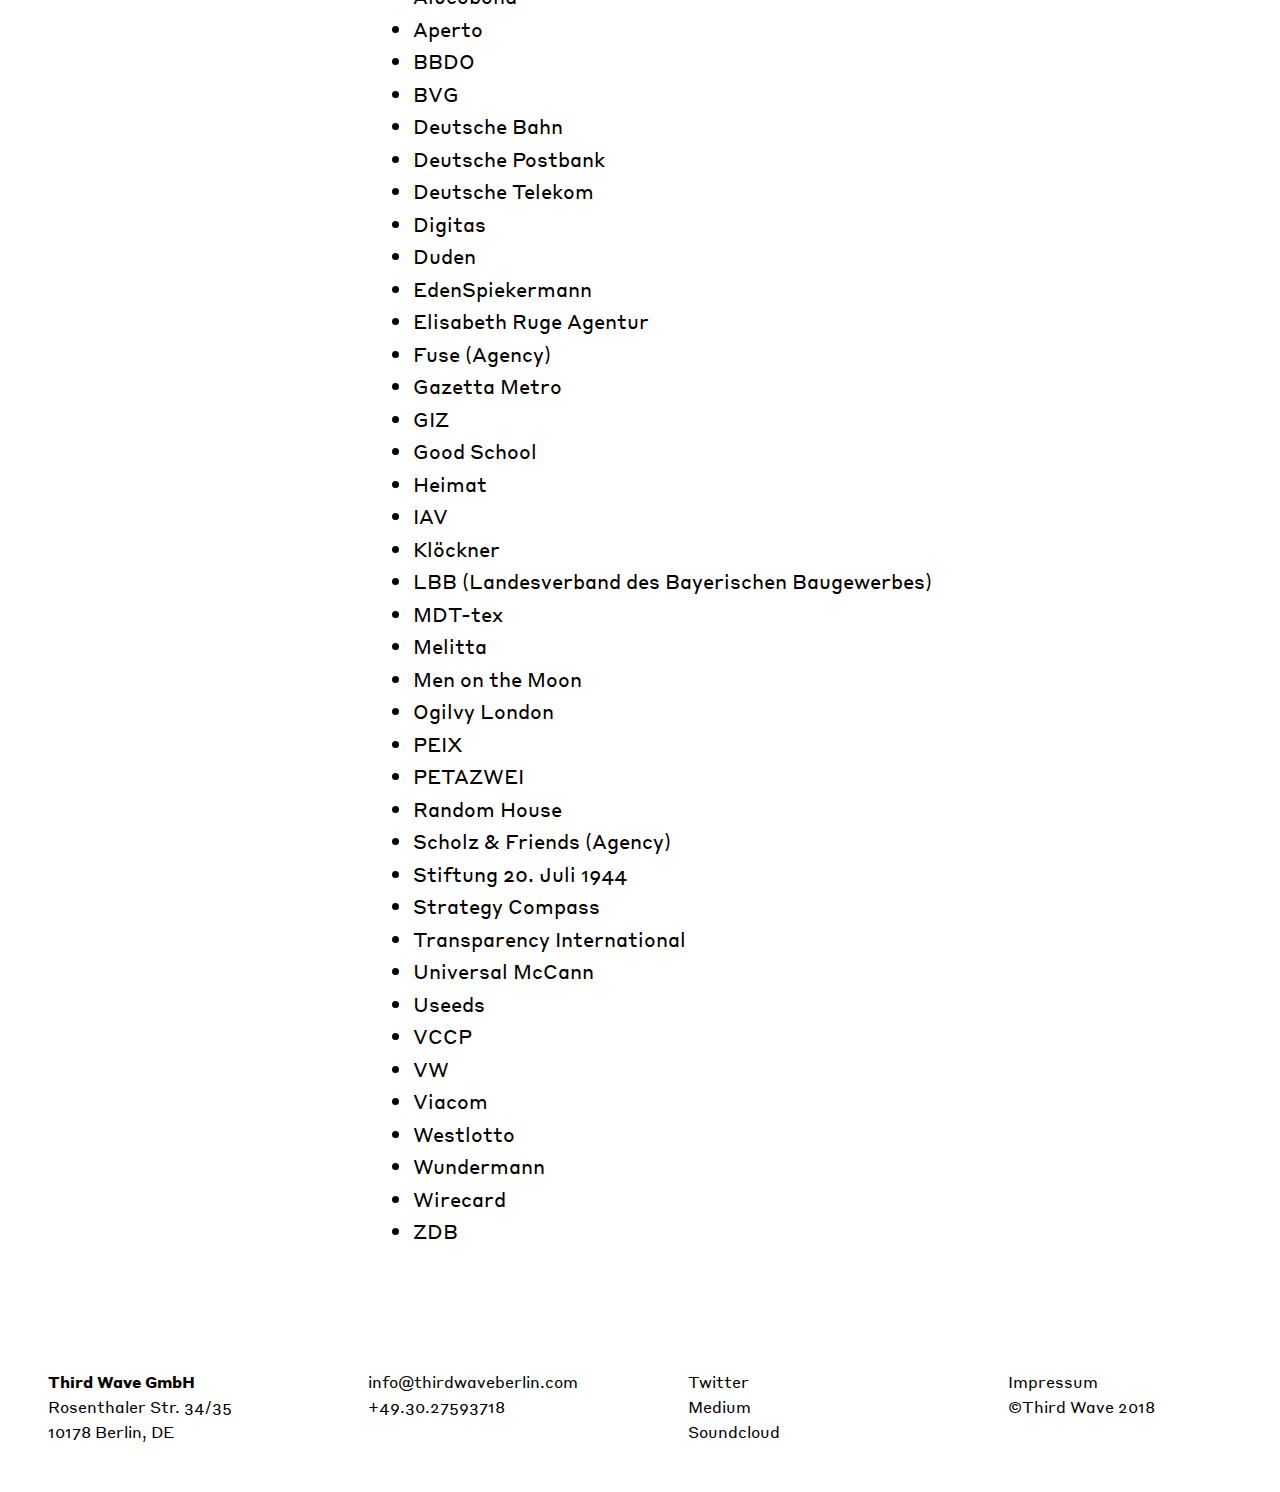
<file: _archive/01/work-2.html>
<!DOCTYPE html>
<html lang="en">
<head>
	<meta charset="utf-8">
	<meta name="viewport" content="width=device-width, initial-scale=1">
	<meta name="robots" content="all">

	<title>Third Wave</title>
	<meta name="description" content="Third Wave">

	<link rel="stylesheet" href="assets/css/normalize.css">
	<link rel="stylesheet" href="assets/css/style.css">
</head>
<body>
	<div class="flex-grid">
		<div class="col white space-logo"><a href="index.html"><img src="assets/images/tw-dots-b.svg"></a></div>
		<div class="col white space-logo"></div>
	</div>

	<div class="flex-grid">
		<div class="col space">

		<ol class="small-list">
			<li><a href="#our-work">Our work</a></li>
			<li><a href="alucobond">Alucobond</a></li>
			<li><a href="#bvg">BVG</a></li>
			<li><a href="#deutsche-bahn">Deutsche Bahn</a></li>
			<li><a href="#deutsche-postbank">Deutsche Postbank</a></li>
			<li><a href="#duden">Duden</a></li>
			<li><a href="#iav">IAV</a></li>
			<li><a href="#petazwei">PETAZWEI</a></li>
			<li><a href="#scholz-volkmer">Scholz &amp; Volkmer</a></li>
			<li><a href="#full-client-list">Full client list</a></li>
		</ol>

		</div>

		<div class="col-3 space">
			<div class="item large" id="our-work">
				<h3>Our work</h3>
				<p>We developed and supervised the digital communications and mobile publishing strategy, drafted and managed the relaunch of the website, continuous consultation for more than five years.</p>
			</div>
			<div class="item" id="alucobond">
				<h3>Alucobond</h3>
				<p>Developed and supervised the digital communications and mobile publishing strategy, drafted and managed the relaunch of the website, continuous consultation for more than five years.</p>
			</div>
			<div class="item" id="bvg">
				<h3>BVG</h3>
				<p>Workshop with all department heads on the digital transformation of the whole company.</p>
			</div>
			<div class="item" id="deutsche-bahn">
				<h3>Deutsche Bahn</h3>
				<p>Member of a network of experts developing recommendations and ideas for the future of work at DB, part of a series of workshops to create future scenarios for the HR department.</p>
			</div>
			<div class="item" id="deutsche-postbank">
				<h3>Deutsche Postbank</h3>
				<p>Developed the fundamental, predominant social media strategy, supervised the implementation with individual departments.</p>
			</div>
			<div class="item" id="duden">
				<h3>Duden</h3>
				<p>Designed and executed a series of scenario workshop for the future role of the publishing house.</p>
			</div>
			<div class="item" id="iav">
				<h3>IAV</h3>
				<p>Developed the digital employer-branding strategy.</p>
			</div>
			<div class="item" id="petazwei">
				<h3>PETAZWEI</h3>
				<p>Developed and supervised a new organisational design and communications strategy, consulting on the relaunch of the brand and individual coaching of the team for more than three years.</p>
			</div>
			<div class="item" scholz-volkmer>
				<h3>Scholz &amp; Volkmer (Agency)</h3>
				<p>Strategic consulting on various projects for Deutsche Bahn, sparring partner for the leadership team.</p>
			</div>
			<h3 id="full-client-list">Full client list:</h3>
			<ul>
				<li>Alucobond</li>
				<li>Aperto</li>
				<li>BBDO</li>
				<li>BVG</li>
				<li>Deutsche Bahn</li>
				<li>Deutsche Postbank</li>
				<li>Deutsche Telekom</li>
				<li>Digitas</li>
				<li>Duden</li>
				<li>EdenSpiekermann</li>
				<li>Elisabeth Ruge Agentur</li>
				<li>Fuse (Agency)</li>
				<li>Gazetta Metro</li>
				<li>GIZ</li>
				<li>Good School</li>
				<li>Heimat</li>
				<li>IAV</li>
				<li>Klöckner</li>
				<li>LBB (Landesverband des Bayerischen Baugewerbes)</li>
				<li>MDT-tex</li>
				<li>Melitta</li>
				<li>Men on the Moon</li>
				<li>Ogilvy London</li>
				<li>PEIX</li>
				<li>PETAZWEI</li>
				<li>Random House</li>
				<li>Scholz &amp; Friends (Agency)</li>
				<li>Stiftung 20. Juli 1944</li>
				<li>Strategy Compass</li>
				<li>Transparency International</li>
				<li>Universal McCann</li>
				<li>Useeds</li>
				<li>VCCP</li>
				<li>VW</li>
				<li>Viacom</li>
				<li>Westlotto</li>
				<li>Wundermann</li>
				<li>Wirecard</li>
				<li>ZDB</li>
			</ul>
		</div>
		<div class="col"></div>
	</div>

	<footer class="flex-grid">
		<div class="col">
			<p>
				<b>Third Wave GmbH</b><br>
				Rosenthaler Str. 34/35<br>
				10178 Berlin, DE<br>
			</p>
		</div>
		<div class="col">
			<p>
				info@thirdwaveberlin.com<br>
				+49.30.27593718
			</p>
		</div>
		<div class="col">
			<p>
				Twitter<br>
				Medium<br>
				Soundcloud
			</p>
		</div>
		<div class="col">
			<p>
				Impressum<br>
				&copy;Third Wave 2018
			</p>
		</div>
	</footer>
</body>
</html>
</file>
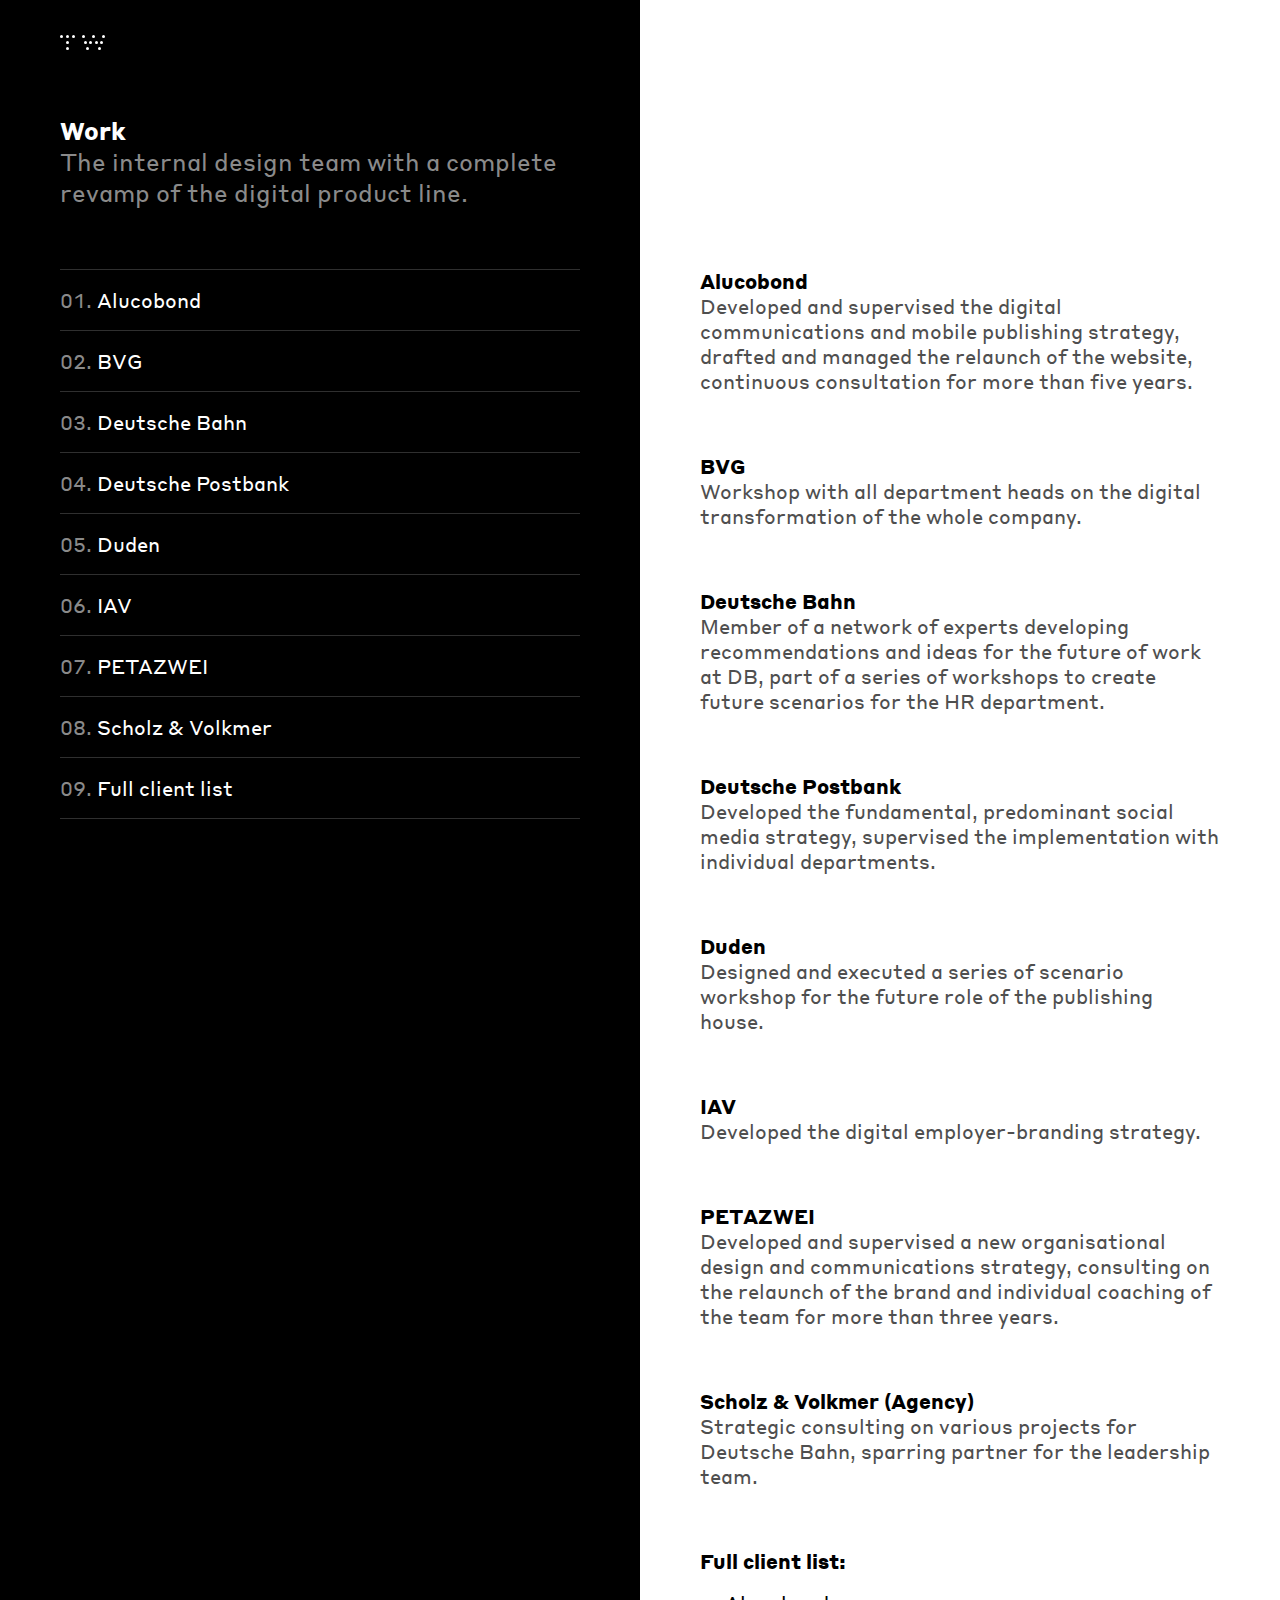
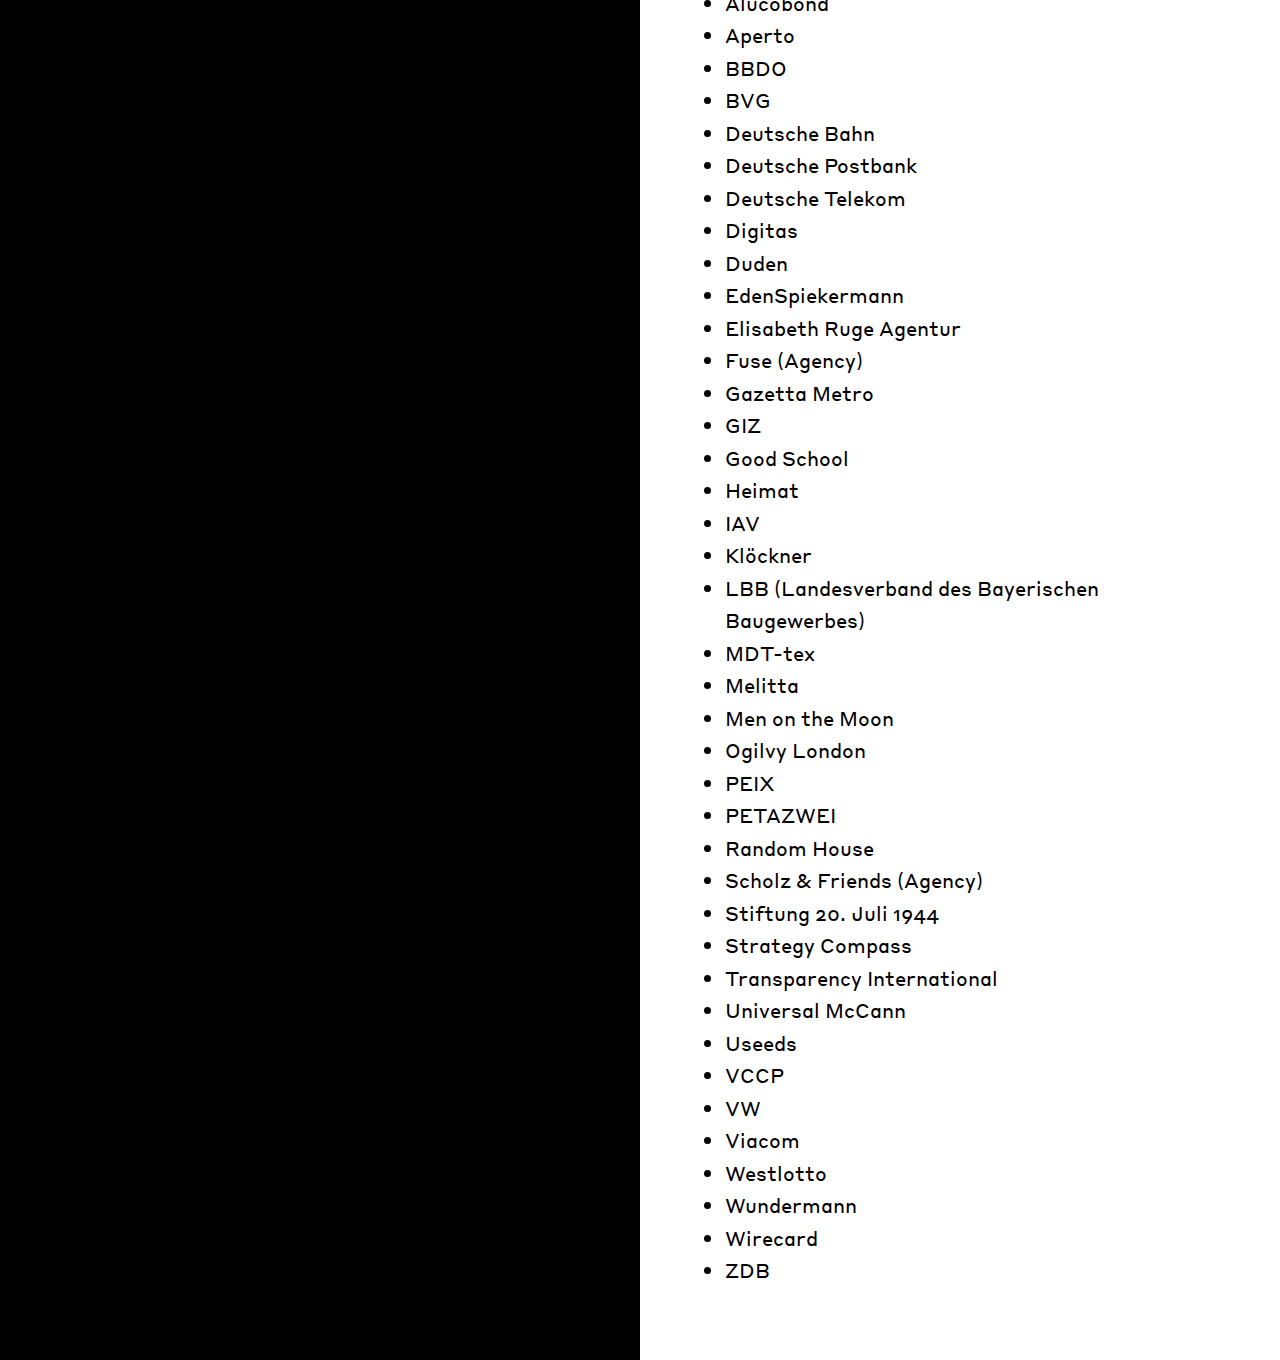
<file: _archive/01/work.html>
<!DOCTYPE html>
<html lang="en">
<head>
	<meta charset="utf-8">
	<meta name="viewport" content="width=device-width, initial-scale=1">
	<meta name="robots" content="all">

	<title>Third Wave</title>
	<meta name="description" content="Third Wave">

	<link rel="stylesheet" href="assets/css/normalize.css">
	<link rel="stylesheet" href="assets/css/style.css">
</head>
<body>
	<div class="flex-grid">
		<div class="col black space-logo">
			<a href="index.html"><img src="assets/images/tw-dots-w.svg"></a>
		</div>
		<div class="col white space-logo"></div>
	</div>

	<div class="flex-grid">
		<div class="col-2 black light-text space-intro toc">
			<h3>Work</h3>
			<p>The internal design team with a complete revamp of the digital product line.</p>
		</div>
		<div class="col-2 space-intro"></div>
	</div>

	<div class="flex-grid">
		<div class="col-2 black light-text space toc">
			<ol class="toc">
				<li><a href="#">Alucobond</a></li>
				<li><a href="#">BVG</a></li>
				<li><a href="#">Deutsche Bahn</a></li>
				<li><a href="#">Deutsche Postbank</a></li>
				<li><a href="#">Duden</a></li>
				<li><a href="#">IAV</a></li>
				<li><a href="#">PETAZWEI</a></li>
				<li><a href="#">Scholz &amp; Volkmer</a></li>
				<li><a href="#full-client-list">Full client list</a></li>
			</ol>
		</div>
			
		<div class="col-2 space">
			<div class="item">
				<h3>Alucobond</h3>
				<p>Developed and supervised the digital communications and mobile publishing strategy, drafted and managed the relaunch of the website, continuous consultation for more than five years.</p>
			</div>
			<div class="item">
				<h3>BVG</h3>
				<p>Workshop with all department heads on the digital transformation of the whole company.</p>
			</div>
			<div class="item">
				<h3>Deutsche Bahn</h3>
				<p>Member of a network of experts developing recommendations and ideas for the future of work at DB, part of a series of workshops to create future scenarios for the HR department.</p>
			</div>
			<div class="item">
				<h3>Deutsche Postbank</h3>
				<p>Developed the fundamental, predominant social media strategy, supervised the implementation with individual departments.</p>
			</div>
			<div class="item">
				<h3>Duden</h3>
				<p>Designed and executed a series of scenario workshop for the future role of the publishing house.</p>
			</div>
			<div class="item">
				<h3>IAV</h3>
				<p>Developed the digital employer-branding strategy.</p>
			</div>
			<div class="item">
				<h3>PETAZWEI</h3>
				<p>Developed and supervised a new organisational design and communications strategy, consulting on the relaunch of the brand and individual coaching of the team for more than three years.</p>
			</div>
			<div class="item">
				<h3>Scholz &amp; Volkmer (Agency)</h3>
				<p>Strategic consulting on various projects for Deutsche Bahn, sparring partner for the leadership team.</p>
			</div>
			<h3 id="full-client-list">Full client list:</h3>
			<ul>
				<li>Alucobond</li>
				<li>Aperto</li>
				<li>BBDO</li>
				<li>BVG</li>
				<li>Deutsche Bahn</li>
				<li>Deutsche Postbank</li>
				<li>Deutsche Telekom</li>
				<li>Digitas</li>
				<li>Duden</li>
				<li>EdenSpiekermann</li>
				<li>Elisabeth Ruge Agentur</li>
				<li>Fuse (Agency)</li>
				<li>Gazetta Metro</li>
				<li>GIZ</li>
				<li>Good School</li>
				<li>Heimat</li>
				<li>IAV</li>
				<li>Klöckner</li>
				<li>LBB (Landesverband des Bayerischen Baugewerbes)</li>
				<li>MDT-tex</li>
				<li>Melitta</li>
				<li>Men on the Moon</li>
				<li>Ogilvy London</li>
				<li>PEIX</li>
				<li>PETAZWEI</li>
				<li>Random House</li>
				<li>Scholz &amp; Friends (Agency)</li>
				<li>Stiftung 20. Juli 1944</li>
				<li>Strategy Compass</li>
				<li>Transparency International</li>
				<li>Universal McCann</li>
				<li>Useeds</li>
				<li>VCCP</li>
				<li>VW</li>
				<li>Viacom</li>
				<li>Westlotto</li>
				<li>Wundermann</li>
				<li>Wirecard</li>
				<li>ZDB</li>
			</ul>
		</div>
	</div>
</body>
</html>
</file>
<file: assets/css/style.css>
/* FONTS ---------------------------------------- */

@font-face {
	font-family: 'sbw';
	src: url('../fonts/sbw-r.eot');
	src: url('../fonts/sbw-r.eot?#iefix') format('embedded-opentype'),
	url('../fonts/sbw-r.woff2') format('woff2'),
	url('../fonts/sbw-r.woff') format('woff');
	font-weight: 400;
	font-style: normal;
	font-stretch: normal;
}

@font-face {
	font-family: 'sbw';
	src: url('../fonts/sbw-b.eot');
	src: url('../fonts/sbw-b.eot?#iefix') format('embedded-opentype'),
	url('../fonts/sbw-b.woff2') format('woff2'),
	url('../fonts/sbw-b.woff') format('woff');
	font-weight: 700;
	font-style: normal;
	font-stretch: normal;
}

/* GLOBAL ---------------------------------------- */

html, body {

	margin: 0 auto;
	padding: 0;
	background: #FFFFFF;
}

body {
	font-family: 'sbw', -apple-system, BlinkMacSystemFont, "Helvetica Neue", helvetica, Roboto, "Segoe UI", "Oxygen", "Ubuntu", "Cantarell", "Open Sans", sans-serif;
	font-size: 1.25em;
	line-height: 1.25em;
	color: #000000;
	-webkit-font-smoothing: antialiased;
	font-feature-settings:'onum' on;
}

/* GRID ---------------------------------------- */

.flex-grid {
	display: -webkit-box;
	display: -moz-box;
	display: -ms-flexbox;
	display: -webkit-flex;
	display: flex;
}

.col {
	flex: 1;
}

.col-2 {
	flex: 2;
}

.col-3 {
	flex: 3;
}

.space {
	padding: 3em;
}

/* COLORS ---------------------------------------- */

.black {
	background-color: #000000;
}

.green {
	background-color: #4D693C;
}

.navy {
	background-color: #0E2B46;
}

.grey-1 {
	background-color: #B7B0A8;
}

.grey-2 {
	background-color: #E7E7E2;
}

.white {
	background-color: #FFFFFF;
}

.light-text {
	color: #FFFFFF;
}

.dark-text {
	color: #000000;
}

.grey-text {
	color: #8A8A8A;
}

/* HOME ---------------------------------------- */

.space-logo {
	padding: 1.5em 3em 0 3em;
}

.hero {
	min-height: 32em;
	display: -webkit-box;
	display: -moz-box;
	display: -ms-flexbox;
	display: -webkit-flex;
	display: flex;
	align-items: center;
	justify-content: center;
	text-align: center;
	background-color: #000000;
	color: #FFFFFF;
}

.look-closer {
	filter: blur(5px);
}

.look-closer:hover {
	filter: blur(0px);
	transition: 300ms ease 150ms;
	cursor: help;
}

.box {
	min-height: 20em;
	display: -webkit-box;
	display: -moz-box;
	display: -ms-flexbox;
	display: -webkit-flex;
	display: flex;
	align-items: center;
	justify-content: center;
	text-align: center;
}

.box h3:after {
	content: ' \2192';
}

.box h3:hover::after {
	color: pink;
}

/* TYPOGRAPHY ---------------------------------------- */

p {
	margin: 0 auto;
	/*padding: 0 0 1em 0;*/
	color: #4F4F4F;
}

h1 {
	font-size: inherit;
	padding-right: 1em;
}

h3 {
	font-size: inherit;
	padding: 0;
	margin: 0;
}

a {
	text-decoration: none;
	color: inherit;
}

a:hover, a:visited {
	text-decoration: none;
}

.large {
	font-size: 1.200em;
	line-height: 1.250em;
}

/* WORK + ACTIVITY PAGES ---------------------------------------- */

ul {
	margin: 0 auto;
	padding: .65em 1.25em;
	line-height: 1.625em;
}

.small-list {
	font-size: 0.800em;
	padding: 0;
	margin: 0;
	list-style-position: inside;
	list-style-type: decimal-leading-zero;
	line-height: 2em;
	color: #4F4F4F;
}

.small-list a {
	color: #000000;
}

.small-list a:hover {
	color: #000000;
}

.small-list a:visited {
	color: #000000;
}

.small-list li:after {
	content: ' \2192';
	color: #FFFFFF;
}

.small-list li:hover::after {
	content: ' \2192';
	color: #000;
	transition: 400ms ease;
}

.item {
	padding: 0em 0 3em 0;
	margin: 0 auto;
}

.item-list ul {
	color: #4F4F4F;
}

/* FOOTER ---------------------------------------- */

footer {
	font-size: 0.8em;
}

footer .col {
	padding: 4em;
}

footer p {
	color: #000;
}

/* MOBILE ---------------------------------------- */

@media (max-width: 600px) {
	.flex-grid {
		display: block;
		}
	.col, .col-2, .col-3 {
		padding: 1em;
	}
	.logo {
		display: none;
	}
	.hero {
		min-height: 8em;
		display: block;
		padding: 1em 1em;
		text-align: left;
		font-size: 1.25em;
		line-height: 1.25em;
	}
	h1 {
		padding: 0;
		margin: 0;
	}
	.look-closer {
		filter: blur(0px);
		color: #8A8A8A;
	}
	.box {
		min-height: 6em;
		display: block;
		text-align: left;
	}
	.item-list {
		/*background-color: #E7E7E2;*/
		font-size: 0.900em;
	}
	.large {
		font-size: 1em;
	}
	.item {
		padding-bottom: 2em;
	}
	footer {
		display: block;
	}
	footer .col {
		padding: 1em;
	}
}
</file>
<file: _archive/01/assets/css/style.css>
/* FONTS ---------------------------------------- */

@font-face {
	font-family: 'sbw';
	src: url('../fonts/sbw-r.eot');
	src: url('../fonts/sbw-r.eot?#iefix') format('embedded-opentype'),
	url('../fonts/sbw-r.woff2') format('woff2'),
	url('../fonts/sbw-r.woff') format('woff');
	font-weight: 400;
	font-style: normal;
	font-stretch: normal;
}

@font-face {
	font-family: 'sbw';
	src: url('../fonts/sbw-b.eot');
	src: url('../fonts/sbw-b.eot?#iefix') format('embedded-opentype'),
	url('../fonts/sbw-b.woff2') format('woff2'),
	url('../fonts/sbw-b.woff') format('woff');
	font-weight: 700;
	font-style: normal;
	font-stretch: normal;
}

/* GLOBAL ---------------------------------------- */

html, body {
	height: 100%;
	margin: 0 auto;
	padding: 0;
	background: #FFFFFF;
}

body {
	font-family: 'sbw', -apple-system, BlinkMacSystemFont, "Helvetica Neue", helvetica, Roboto, "Segoe UI", "Oxygen", "Ubuntu", "Cantarell", "Open Sans", sans-serif;
	font-size: 1.25em;
	line-height: 1.25em;
	color: #000000;
	-webkit-font-smoothing: antialiased;
	font-feature-settings:'onum' on;
}

/* GRID ---------------------------------------- */

.flex-grid {
	display: -webkit-box;
	display: -moz-box;
	display: -ms-flexbox;
	display: -webkit-flex;
	display: flex;
}

.space {
	padding: 3em;
}

.space-logo {
	padding: 1.5em 3em 0 3em;
}

.space-intro {
	padding: 3em 3em 0 3em;
}

.col {
	flex: 1;
}

.col-2 {
	flex: 2;
}

.col-3 {
	flex: 3;
}

/* COLORS ---------------------------------------- */

.black {
	background-color: #000000;
}

.green {
	background-color: #4D693C;
}

.navy {
	background-color: #0E2B46;
}

.grey-1 {
	background-color: #B7B0A8;
}

.grey-2 {
	background-color: #E7E7E2;
}

.white {
	background-color: #FFFFFF;
}

.light-text {
	color: #FFFFFF;
}

.dark-text {
	color: #000000;
}

.grey-text {
	color: #8A8A8A;
}

/* HOME ---------------------------------------- */

.hero {
	height: 80%;
	display: -webkit-box;
	display: -moz-box;
	display: -ms-flexbox;
	display: -webkit-flex;
	display: flex;
	align-items: center;
	justify-content: center;
	text-align: center;
	background-color: #000000;
	color: #FFFFFF;
}

.look-closer {
	filter: blur(5px);
}

.look-closer:hover {
	filter: blur(0px);
	transition: 300ms ease 150ms;
	cursor: help;
}

.box {
	min-height: 20em;
	display: -webkit-box;
	display: -moz-box;
	display: -ms-flexbox;
	display: -webkit-flex;
	display: flex;
	align-items: center;
	justify-content: center;
	text-align: center;
}

.box h3:after {
	content: ' \2192';
}

.box h3:hover::after {
	color: pink;
}

/* TYPOGRAPHY ---------------------------------------- */

p {
	margin: 0 auto;
	/*padding: 0 0 1em 0;*/
	color: #4F4F4F;
}

h1 {
	font-size: inherit;
	padding-right: 1em;
}

h3 {
	font-size: inherit;
	padding: 0;
	margin: 0;
}

ul {
	margin: 0 auto;
	padding: .65em 1.25em;
	line-height: 1.625em;
}

a {
	text-decoration: none;
	color: inherit;
}

a:hover, a:visited {
	text-decoration: none;
}

.large {
	font-size: 1.200em;
	line-height: 1.250em;
}

/* WORK ---------------------------------------- */

.small-list {
	font-size: 0.800em;
	padding: 0;
	margin: 0;
	list-style-position: inside;
	list-style-type: decimal-leading-zero;
	line-height: 2em;
	color: #4F4F4F;
}

.small-list a {
	color: #000000;
}

.small-list a:hover {
	color: #000000;
}

.small-list a:visited {
	color: #000000;
}

.small-list li:after {
	content: ' \2192';
	color: #FFFFFF;
}

.small-list li:hover::after {
	content: ' \2192';
	color: #000;
	transition: 400ms ease;
}

.item {
	padding: 0em 0 3em 0;
	margin: 0 auto;
}

/* ABOUT PAGE ---------------------------------------- */

.toc {
	line-height: 3em;
	list-style-position: inside;
	list-style-type: decimal-leading-zero;

}

.toc p {
	color: #8A8A8A;
}

.toc h3, .toc p {
	font-size: 1.200em;
	line-height: 1.300em;
}

.toc li:before {
	border-top: 1px solid #2F2F2F;
}

.toc ol {
	margin: 0;
	padding: 0;
	border-top: 1px solid #2F2F2F;
}

.toc li {
	border-bottom: 1px solid #2F2F2F;
	color: #8A8A8A;
}

.toc a {
	color: #FFFFFF;
	text-decoration: none;
}

.toc a:hover {
	color: #FFFFFF;
	text-decoration: none;
}

/* ACTIVITY PAGE ---------------------------------------- */

.item figure {
	margin: 0 auto;
	padding: 0;
	width: 100%;
	text-align: center;
	background-color: #E7E7E2;
}

.item img {
	max-width: 50%;
	padding: 40px;
	margin: 0 auto;
}

/* ARTICLE PAGE ---------------------------------------- */

.post {
	background-color: #B7B0A8;
	padding-top: 6em;
	min-height: 100%;
}

.sheet {
	background-color: #FFFFFF;
	width: 75%;
}

.column {
	margin: 0 auto;
	max-width: 31.250em;
	text-align: center;
	padding: 3em 0;
}

time {
	font-size: 0.875em;
	color: #8A8A8A;
}

.column h3 {
	margin-bottom: 3em;
}

p {
	text-align: left;
}

/* NAVIGATION ---------------------------------------- */

/*nav {
	padding: 10px;
	margin: 0;
}

.logo {
	position: fixed;
	top: 2em;
	left: 3em;
}*/

/* FOOTER ---------------------------------------- */

footer {
	font-size: 0.800em;
	background-color: #FFFFFF;
}

footer .col {
	padding: 3em;
}

footer p {
	color: #000;
}

/* MOBILE ---------------------------------------- */

@media (max-width: 400px) {
	.flex-grid {
		display: block;
		}
	.col {
		padding: 1em;
	}
	.logo {
		display: none;
	}
	.hero {
		height: initial;
		display: inline-block;
		padding: 4em 0;
	}
	h1 {
		padding-right: 0;
	}
	.box {
		min-height: 4em;
	}
	footer p {
		text-align: center;
	}
}
</file>
